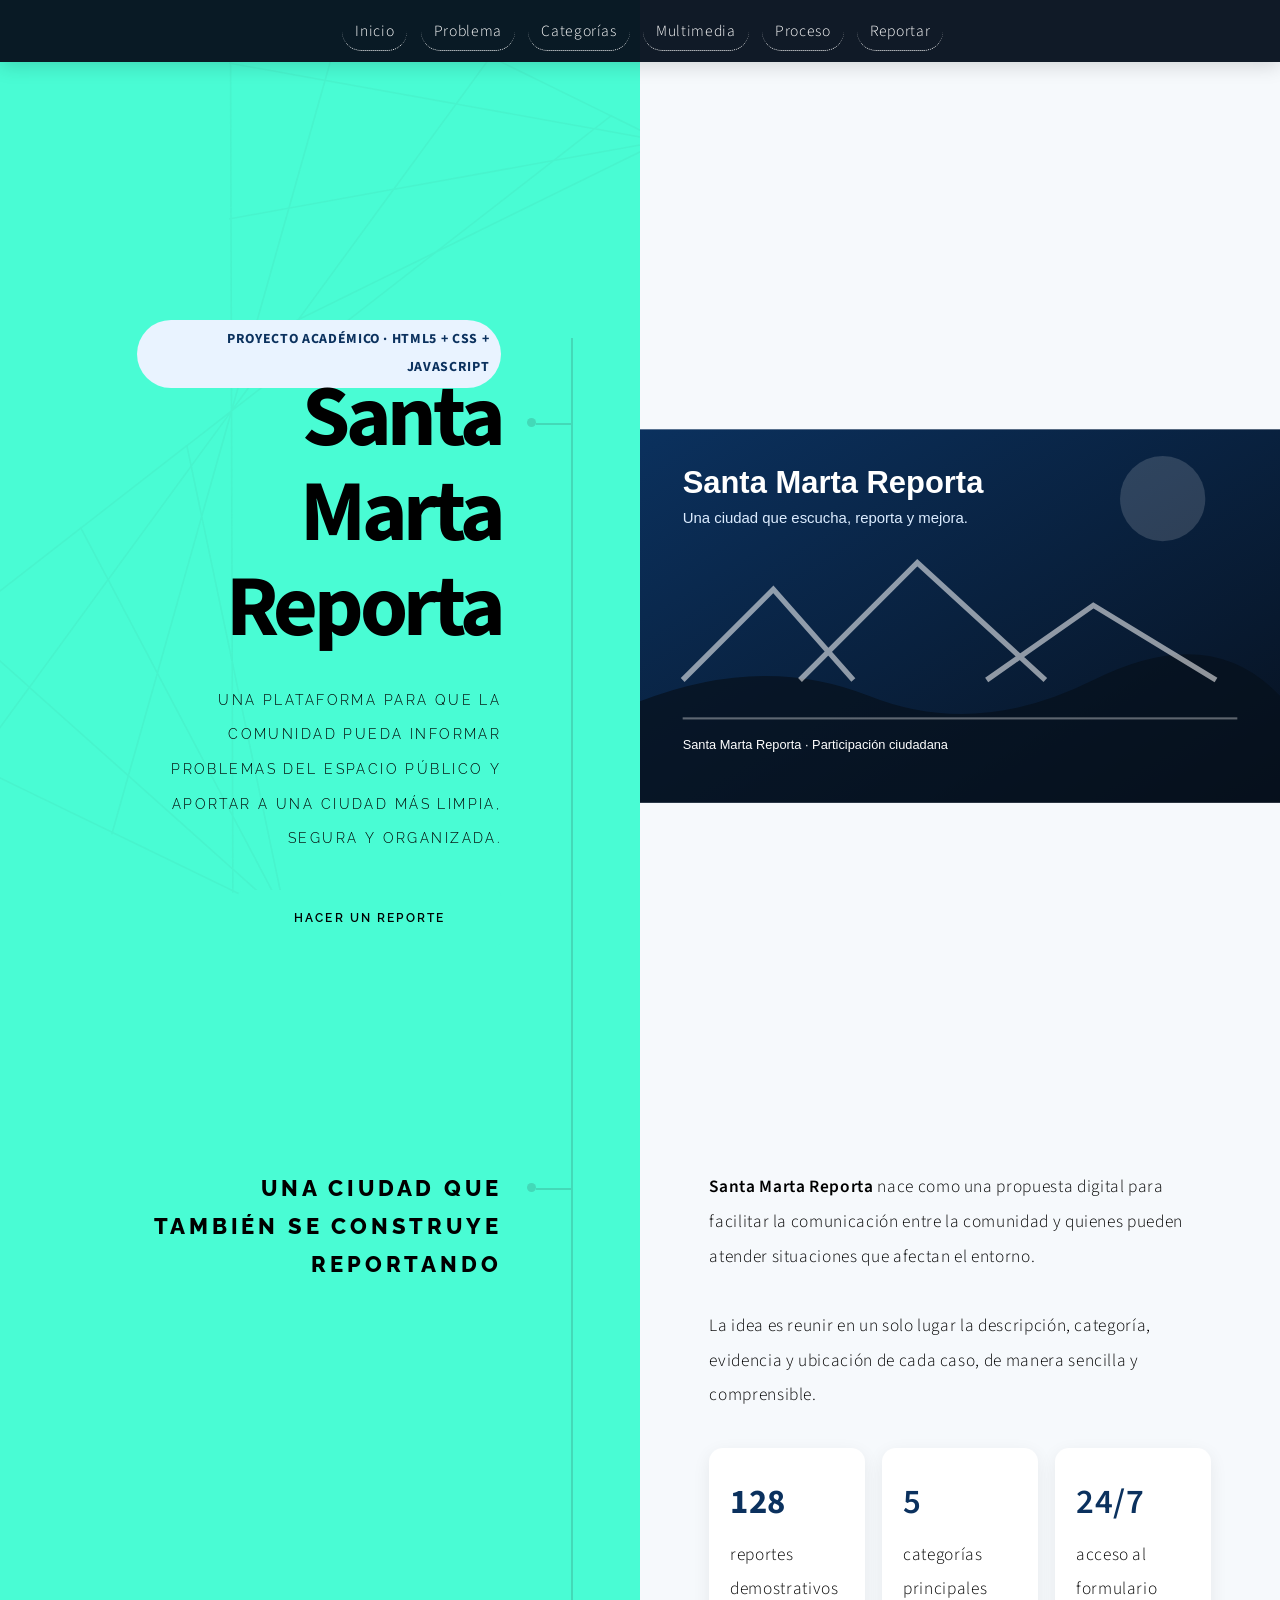
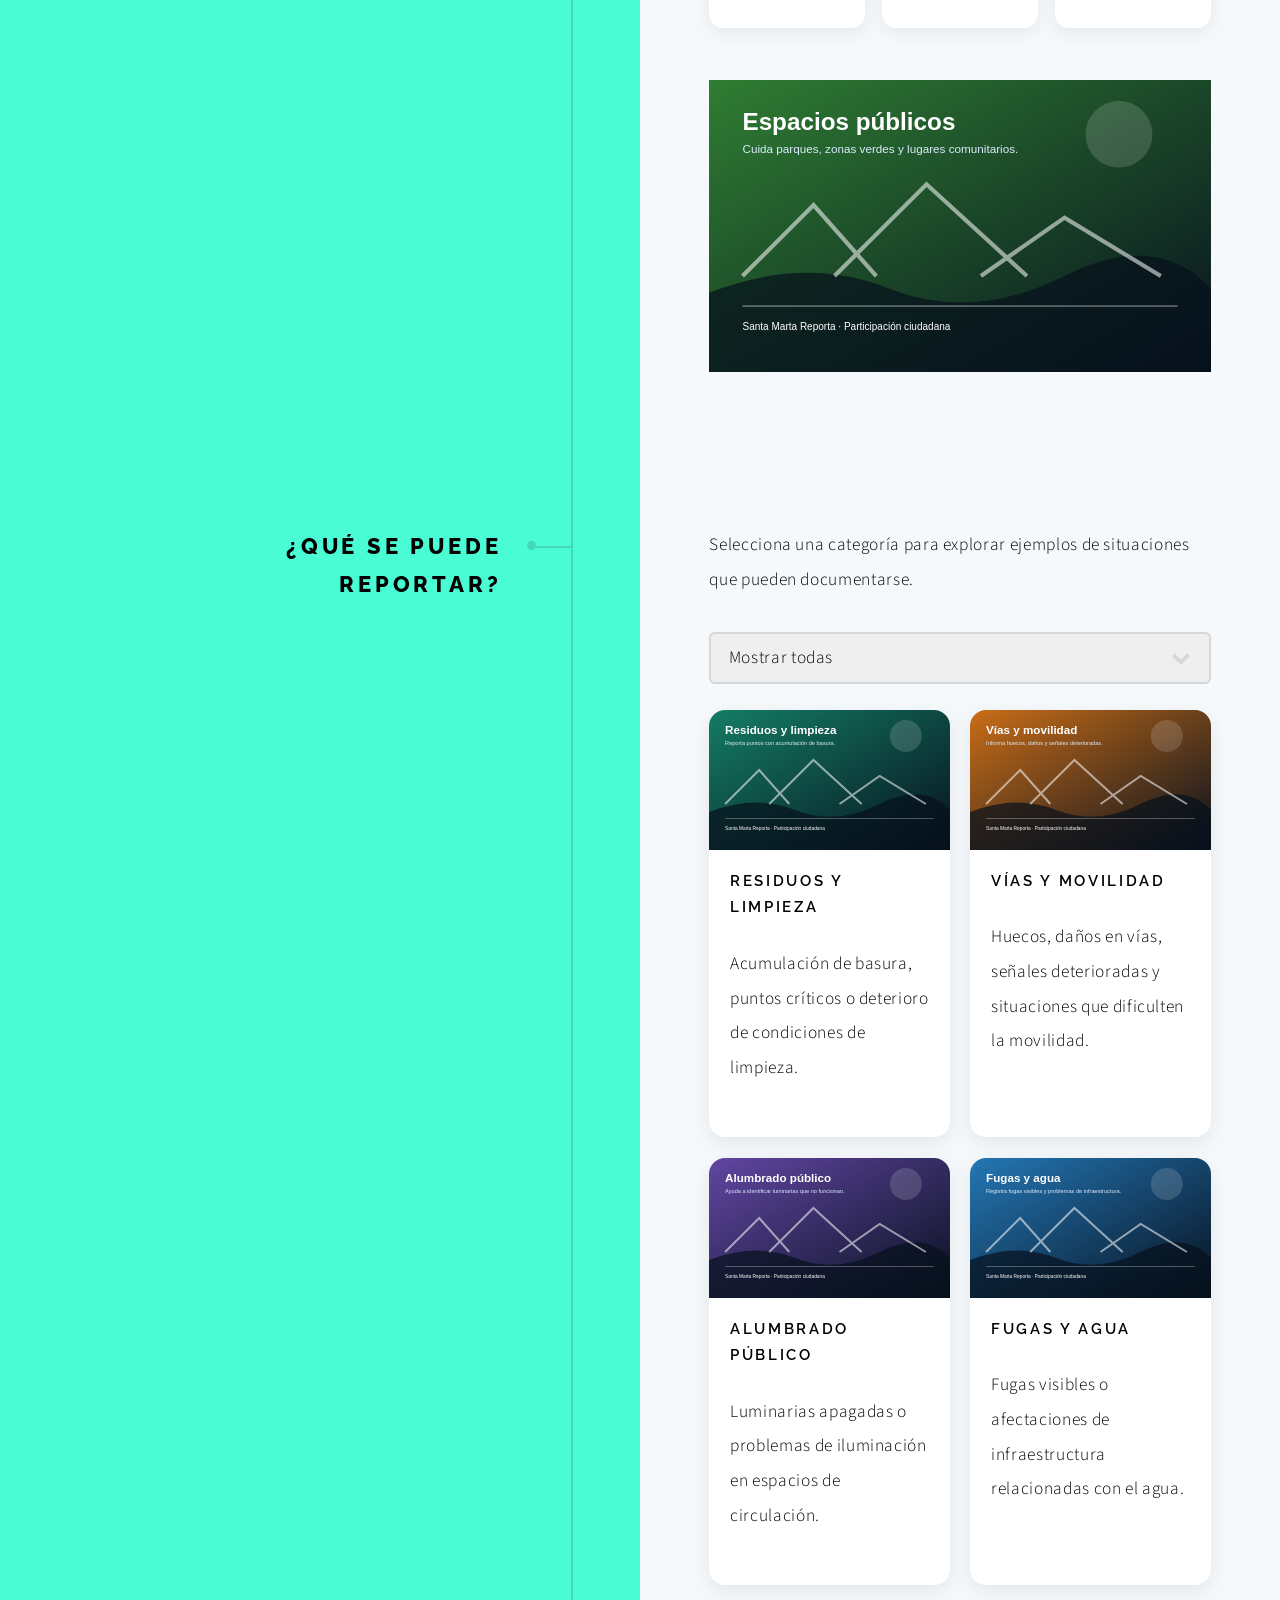
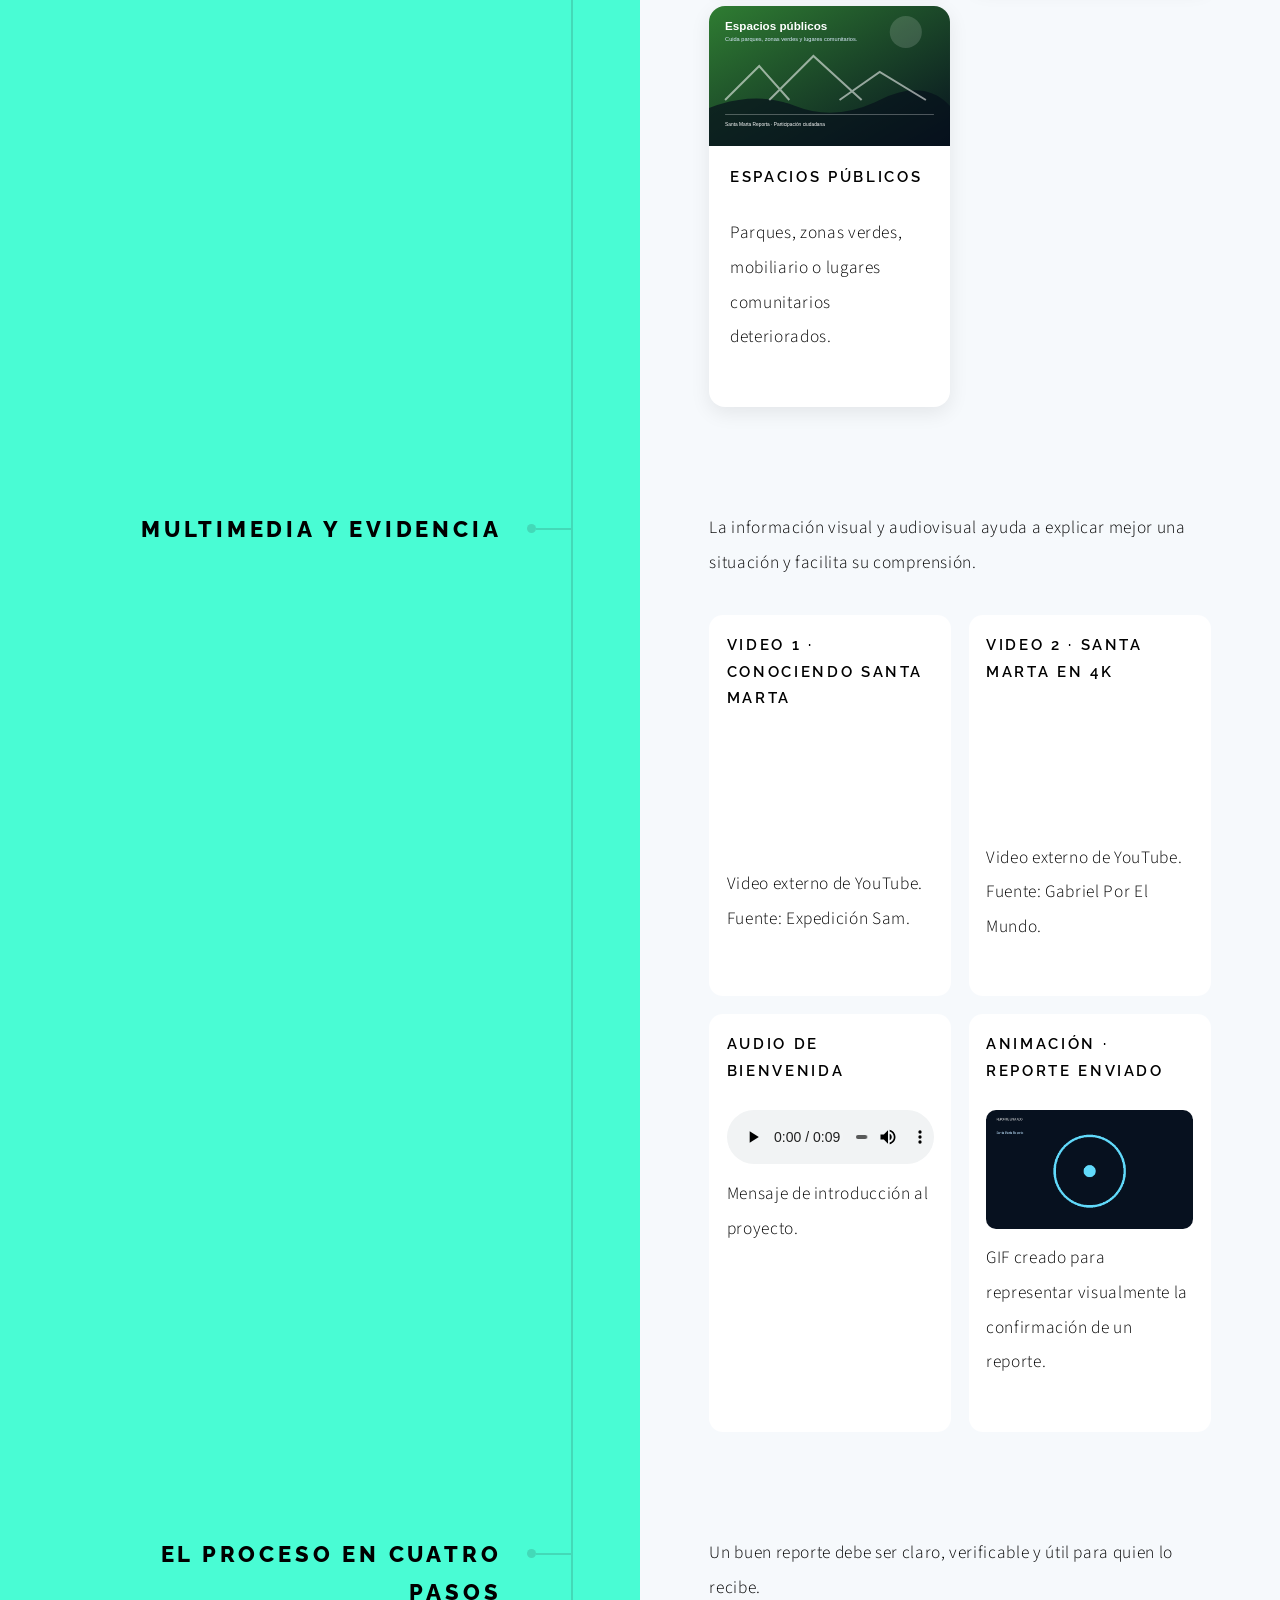
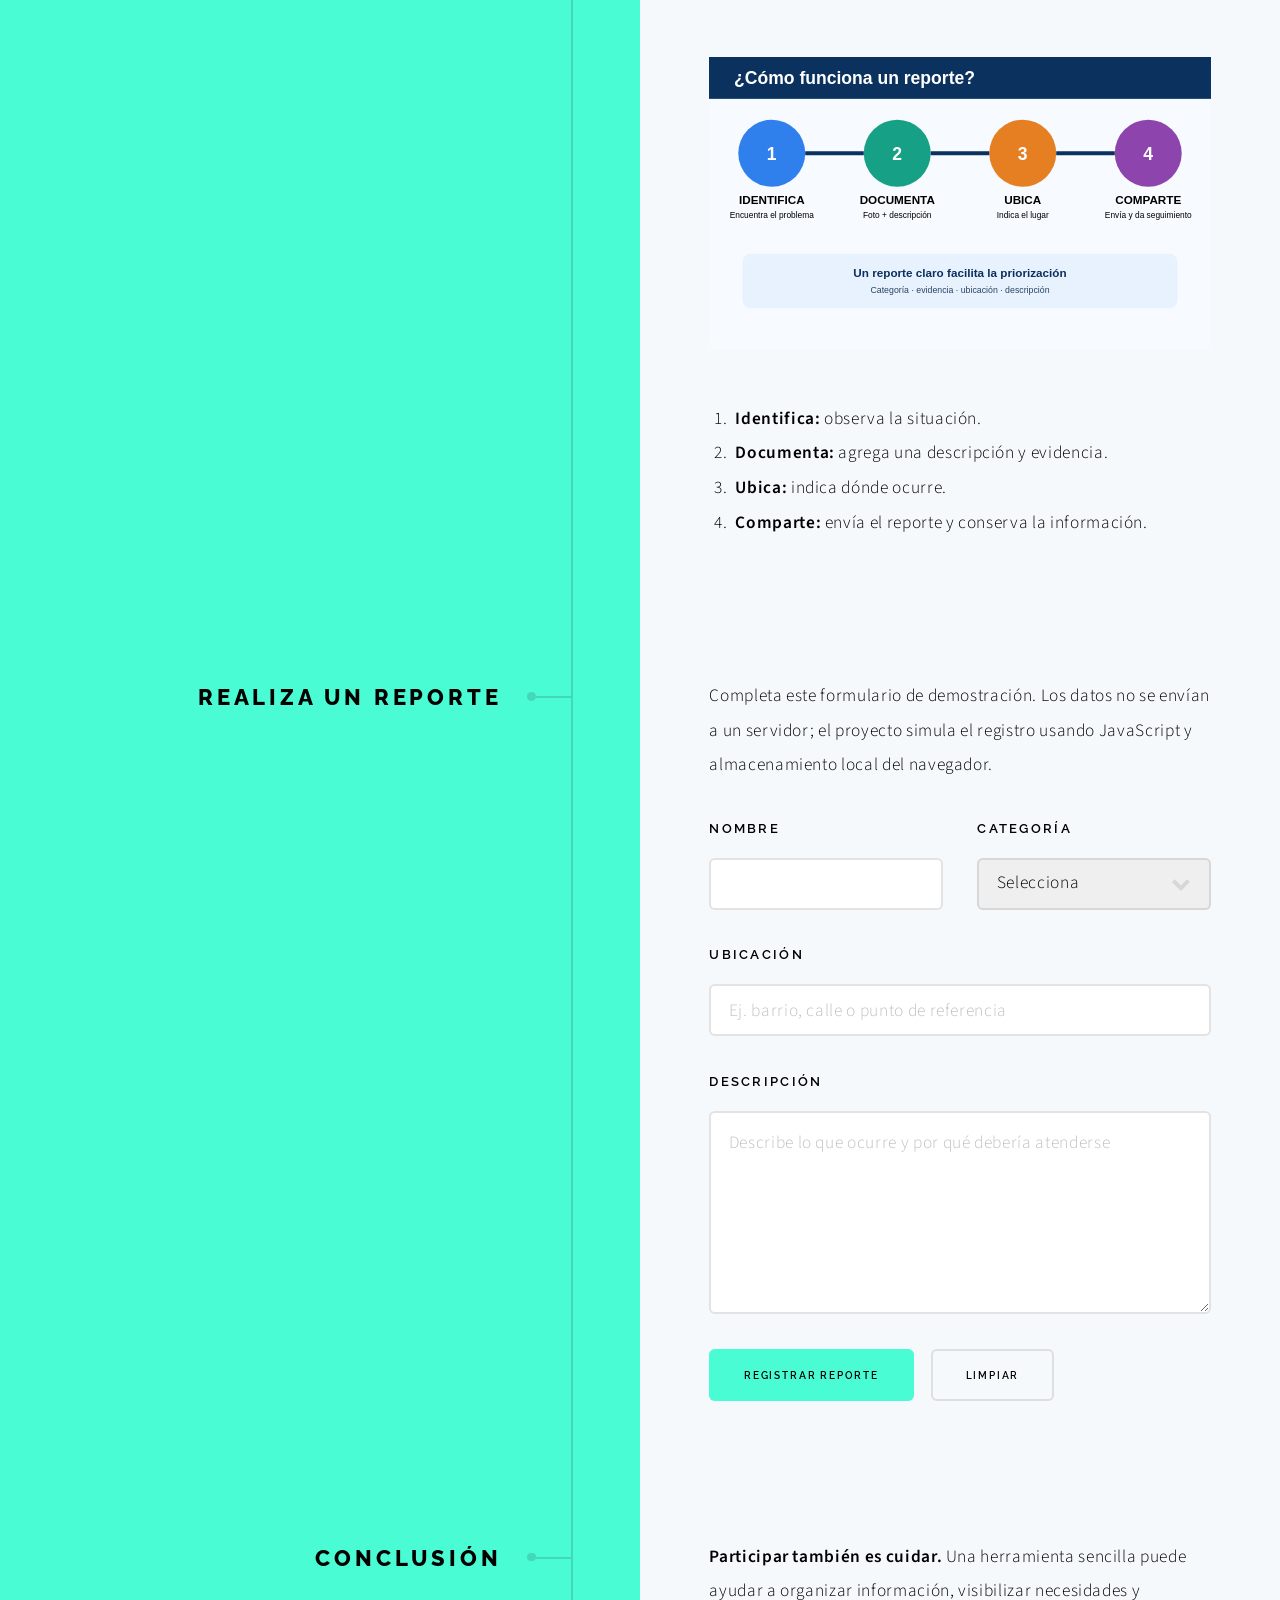
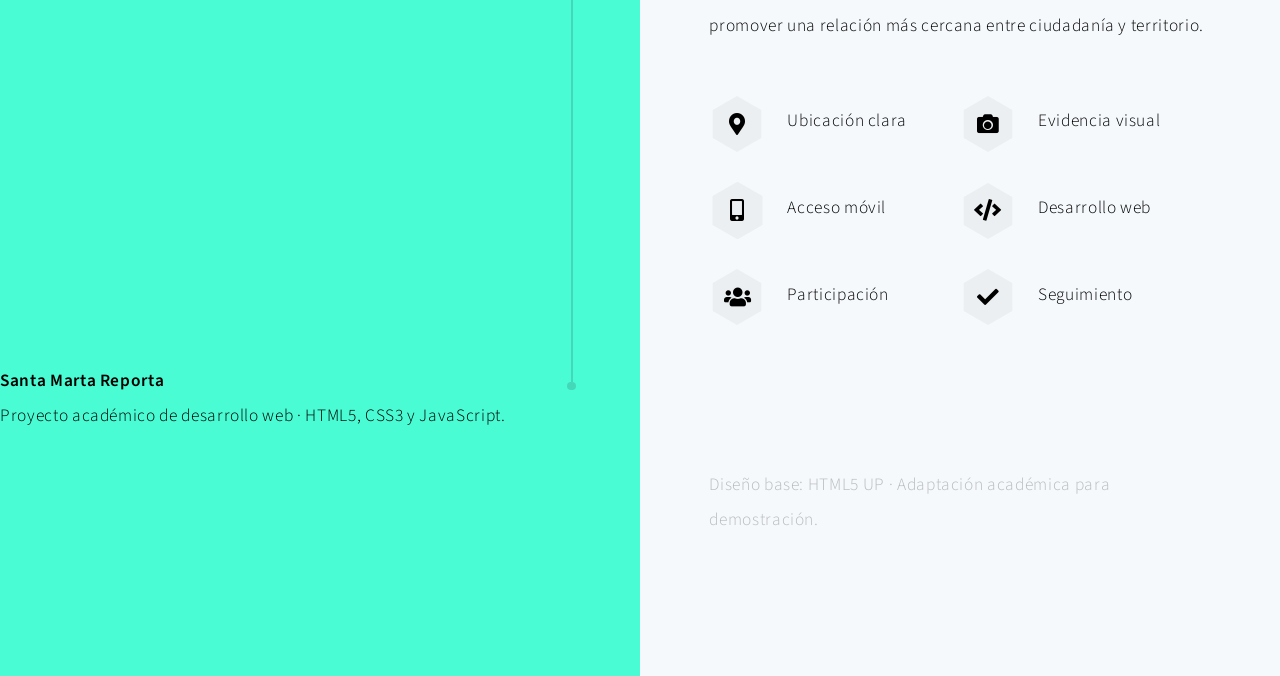
<file: index.html>
<!DOCTYPE HTML>
<html lang="es">
<head>
<title>Santa Marta Reporta | Participación ciudadana</title>
<meta charset="utf-8" />
<meta name="viewport" content="width=device-width, initial-scale=1, user-scalable=no" />
<meta name="description" content="Proyecto académico de participación ciudadana para reportar problemas del espacio público en Santa Marta." />
<link rel="stylesheet" href="assets/css/main.css" />
<link rel="stylesheet" href="assets/custom/site.css" />
</head>
<body class="is-preload">
<div id="wrapper">
<nav class="site-nav" aria-label="Navegación principal"><ul>
<li><a href="#inicio">Inicio</a></li><li><a href="#problema">Problema</a></li><li><a href="#categorias">Categorías</a></li><li><a href="#multimedia">Multimedia</a></li><li><a href="#proceso">Proceso</a></li><li><a href="#reportar">Reportar</a></li>
</ul></nav>
<section class="intro" id="inicio">
<header><span class="hero-badge">PROYECTO ACADÉMICO · HTML5 + CSS + JAVASCRIPT</span><h1>Santa Marta Reporta</h1><p>Una plataforma para que la comunidad pueda informar problemas del espacio público y aportar a una ciudad más limpia, segura y organizada.</p><ul class="actions"><li><a href="#reportar" class="button primary large">Hacer un reporte</a></li></ul></header>
<div class="content"><span class="image fill"><img src="media/hero.svg" alt="Ilustración de Santa Marta Reporta" /></span></div>
</section>
<section id="problema"><header><h2>Una ciudad que también se construye reportando</h2></header><div class="content"><p><strong>Santa Marta Reporta</strong> nace como una propuesta digital para facilitar la comunicación entre la comunidad y quienes pueden atender situaciones que afectan el entorno.</p><p>La idea es reunir en un solo lugar la descripción, categoría, evidencia y ubicación de cada caso, de manera sencilla y comprensible.</p><div class="stat-grid"><div class="stat"><strong id="contador">128</strong><span>reportes demostrativos</span></div><div class="stat"><strong>5</strong><span>categorías principales</span></div><div class="stat"><strong>24/7</strong><span>acceso al formulario</span></div></div><span class="image main"><img src="media/espacios.svg" alt="Espacio público de Santa Marta" /></span></div></section>
<section id="categorias"><header><h2>¿Qué se puede reportar?</h2></header><div class="content"><p>Selecciona una categoría para explorar ejemplos de situaciones que pueden documentarse.</p><select id="filtroCategoria"><option value="">Mostrar todas</option><option value="basura">Residuos y limpieza</option><option value="vial">Vías y movilidad</option><option value="alumbrado">Alumbrado público</option><option value="agua">Fugas y agua</option><option value="espacios">Espacios públicos</option></select><div class="card-grid" style="margin-top:1.5rem">
<article class="report-card" data-categoria="basura"><img src="media/basura.svg" alt="Residuos y limpieza"><div class="pad"><h3>Residuos y limpieza</h3><p>Acumulación de basura, puntos críticos o deterioro de condiciones de limpieza.</p></div></article>
<article class="report-card" data-categoria="vial"><img src="media/vial.svg" alt="Vías y movilidad"><div class="pad"><h3>Vías y movilidad</h3><p>Huecos, daños en vías, señales deterioradas y situaciones que dificulten la movilidad.</p></div></article>
<article class="report-card" data-categoria="alumbrado"><img src="media/alumbrado.svg" alt="Alumbrado público"><div class="pad"><h3>Alumbrado público</h3><p>Luminarias apagadas o problemas de iluminación en espacios de circulación.</p></div></article>
<article class="report-card" data-categoria="agua"><img src="media/agua.svg" alt="Fugas y agua"><div class="pad"><h3>Fugas y agua</h3><p>Fugas visibles o afectaciones de infraestructura relacionadas con el agua.</p></div></article>
<article class="report-card" data-categoria="espacios"><img src="media/espacios.svg" alt="Espacios públicos"><div class="pad"><h3>Espacios públicos</h3><p>Parques, zonas verdes, mobiliario o lugares comunitarios deteriorados.</p></div></article>
</div></div></section>
<section id="multimedia"><header><h2>Multimedia y evidencia</h2></header><div class="content"><p>La información visual y audiovisual ayuda a explicar mejor una situación y facilita su comprensión.</p><div class="media-grid"><div class="media-box"><h3>Video 1 · Conociendo Santa Marta</h3><iframe src="https://www.youtube.com/embed/QSja9wcsmDc" title="Santa Marta Turismo" allowfullscreen loading="lazy"></iframe><p><small>Video externo de YouTube. Fuente: Expedición Sam.</small></p></div><div class="media-box"><h3>Video 2 · Santa Marta en 4K</h3><iframe src="https://www.youtube.com/embed/t_7uetG-FZg" title="Santa Marta Colombia 4K" allowfullscreen loading="lazy"></iframe><p><small>Video externo de YouTube. Fuente: Gabriel Por El Mundo.</small></p></div><div class="media-box"><h3>Audio de bienvenida</h3><audio controls preload="metadata"><source src="media/bienvenida.wav" type="audio/wav">Tu navegador no soporta audio HTML5.</audio><p>Mensaje de introducción al proyecto.</p></div><div class="media-box"><h3>Animación · Reporte enviado</h3><img src="media/reporte.gif" alt="Animación de confirmación de reporte" style="width:100%;border-radius:10px"><p>GIF creado para representar visualmente la confirmación de un reporte.</p></div></div></div></section>
<section id="proceso"><header><h2>El proceso en cuatro pasos</h2></header><div class="content"><p>Un buen reporte debe ser claro, verificable y útil para quien lo recibe.</p><span class="image main"><img src="media/infografia.svg" alt="Infografía sobre el proceso para crear un reporte" /></span><ol><li><strong>Identifica:</strong> observa la situación.</li><li><strong>Documenta:</strong> agrega una descripción y evidencia.</li><li><strong>Ubica:</strong> indica dónde ocurre.</li><li><strong>Comparte:</strong> envía el reporte y conserva la información.</li></ol></div></section>
<section id="reportar"><header><h2>Realiza un reporte</h2></header><div class="content"><p>Completa este formulario de demostración. Los datos no se envían a un servidor; el proyecto simula el registro usando JavaScript y almacenamiento local del navegador.</p><form id="reporteForm"><div class="fields"><div class="field half"><label for="nombre">Nombre</label><input type="text" id="nombre" name="nombre" required></div><div class="field half"><label for="categoria">Categoría</label><select id="categoria" name="categoria" required><option value="">Selecciona</option><option>Residuos y limpieza</option><option>Vías y movilidad</option><option>Alumbrado público</option><option>Fugas y agua</option><option>Espacios públicos</option></select></div><div class="field"><label for="ubicacion">Ubicación</label><input type="text" id="ubicacion" name="ubicacion" placeholder="Ej. barrio, calle o punto de referencia" required></div><div class="field"><label for="descripcion">Descripción</label><textarea id="descripcion" name="descripcion" rows="5" placeholder="Describe lo que ocurre y por qué debería atenderse" required></textarea></div></div><ul class="actions"><li><button type="submit" class="button primary">Registrar reporte</button></li><li><button type="reset" class="button">Limpiar</button></li></ul></form><div id="formStatus" class="form-status" role="status"></div></div></section>
<section><header><h2>Conclusión</h2></header><div class="content"><p><strong>Participar también es cuidar.</strong> Una herramienta sencilla puede ayudar a organizar información, visibilizar necesidades y promover una relación más cercana entre ciudadanía y territorio.</p><ul class="feature-icons"><li class="icon solid fa-map-marker-alt">Ubicación clara</li><li class="icon solid fa-camera">Evidencia visual</li><li class="icon solid fa-mobile-alt">Acceso móvil</li><li class="icon solid fa-code">Desarrollo web</li><li class="icon solid fa-users">Participación</li><li class="icon solid fa-check">Seguimiento</li></ul></div></section>
<footer id="footer"><div class="content"><p><strong>Santa Marta Reporta</strong><br>Proyecto académico de desarrollo web · HTML5, CSS3 y JavaScript.</p></div><div class="copyright">Diseño base: HTML5 UP · Adaptación académica para demostración.</div></footer>
</div>
<script src="assets/js/jquery.min.js"></script><script src="assets/js/browser.min.js"></script><script src="assets/js/breakpoints.min.js"></script><script src="assets/js/util.js"></script><script src="assets/js/main.js"></script><script src="assets/custom/counter.js"></script><script src="assets/custom/filter.js"></script><script src="assets/custom/report.js"></script>
</body></html>
</file>
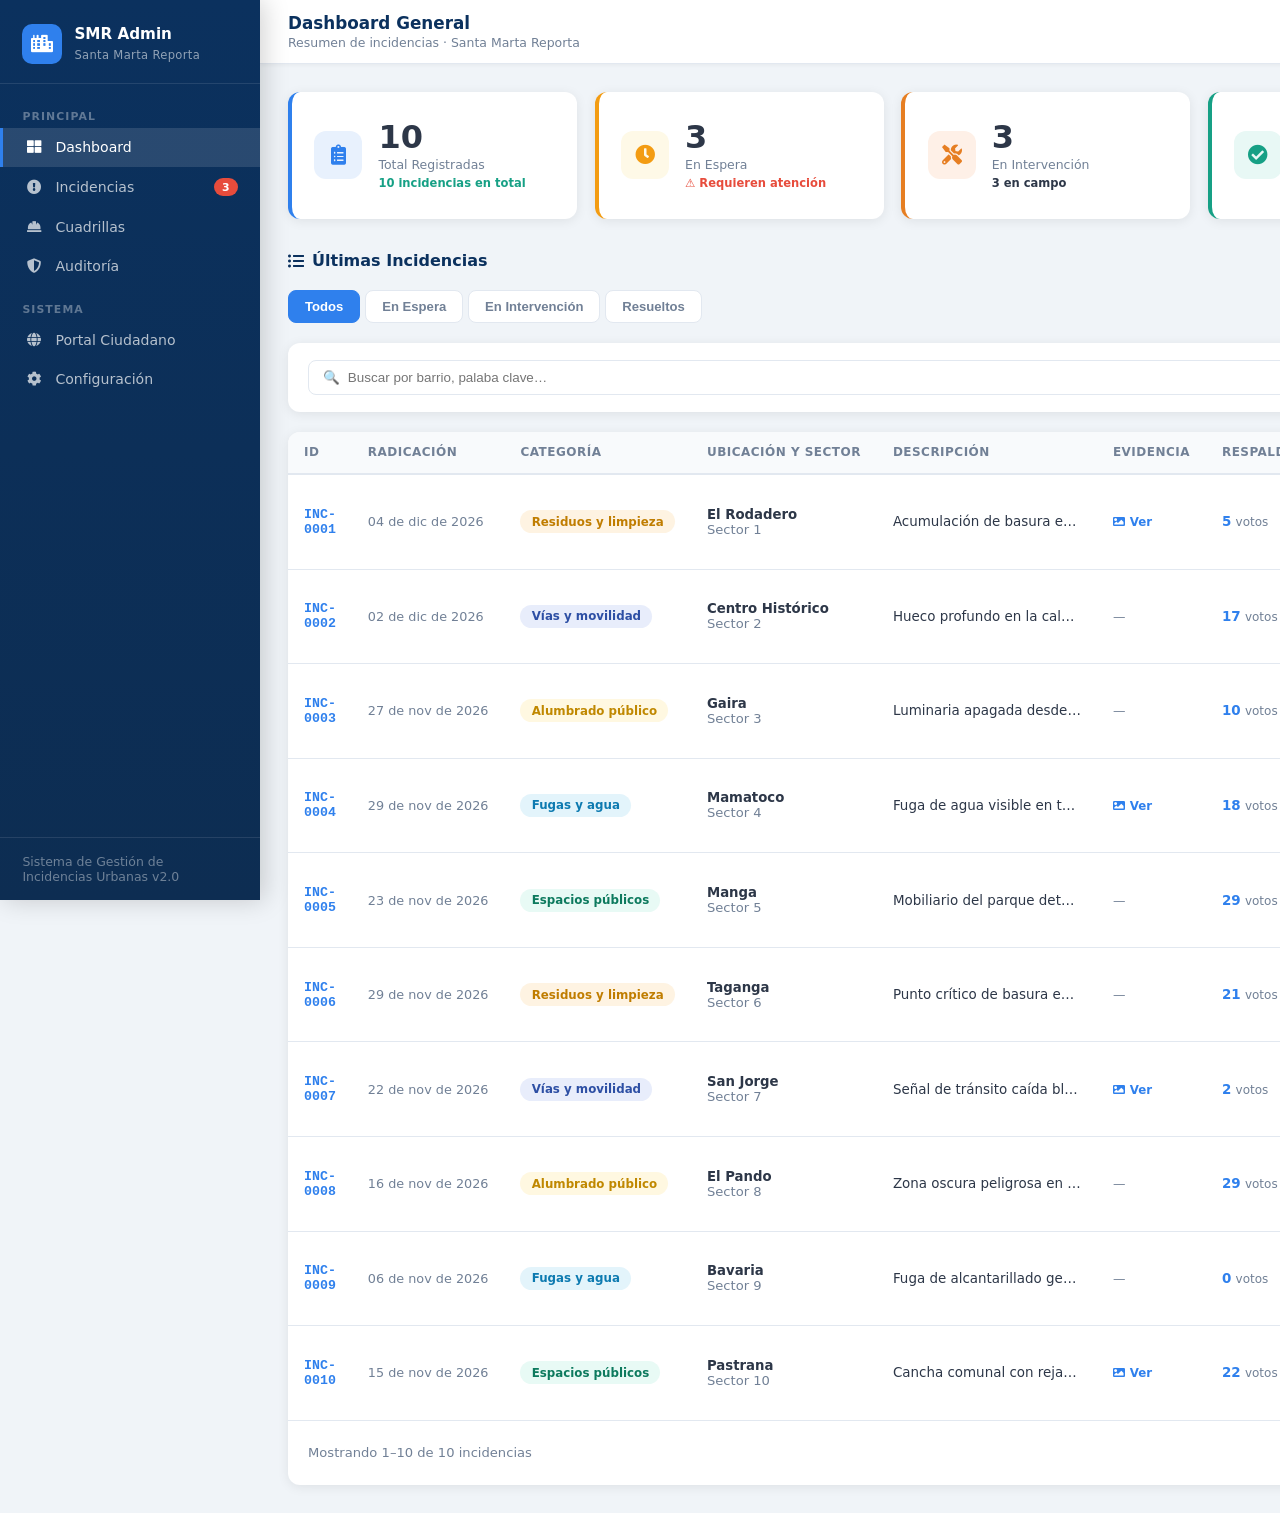
<file: admin.html>
<!DOCTYPE html>
<html lang="es">
<head>
  <meta charset="UTF-8" />
  <meta name="viewport" content="width=device-width, initial-scale=1.0" />
  <title>Portal Admin · Sistema de Gestión de Incidencias Urbanas</title>
  <link rel="stylesheet" href="assets/css/fontawesome-all.min.css" />
  <style>
    /* ====== RESET & BASE ====== */
    *, *::before, *::after { box-sizing: border-box; margin: 0; padding: 0; }
    :root {
      --brand:       #0b315e;
      --brand-light: #1a4f8a;
      --accent:      #2f80ed;
      --accent-dark: #1a5fbf;
      --green:       #16a085;
      --green-light: #1abc9c;
      --orange:      #e67e22;
      --red:         #e74c3c;
      --yellow:      #f39c12;
      --sidebar-w:   260px;
      --topbar-h:    64px;
      --bg:          #f0f4f8;
      --card-bg:     #ffffff;
      --text:        #2d3748;
      --muted:       #718096;
      --border:      #e2e8f0;
      --shadow:      0 2px 12px rgba(0,0,0,.08);
      --shadow-lg:   0 8px 32px rgba(0,0,0,.12);
      --radius:      12px;
      --radius-sm:   8px;
    }
    body {
      font-family: 'Segoe UI', system-ui, -apple-system, sans-serif;
      background: var(--bg);
      color: var(--text);
      min-height: 100vh;
      display: flex;
    }

    /* ====== SIDEBAR ====== */
    .sidebar {
      width: var(--sidebar-w);
      min-height: 100vh;
      background: linear-gradient(180deg, var(--brand) 0%, #0d2d52 100%);
      position: fixed;
      top: 0; left: 0;
      display: flex;
      flex-direction: column;
      z-index: 100;
      box-shadow: 4px 0 24px rgba(0,0,0,.18);
      transition: transform .3s ease;
    }
    .sidebar-logo {
      padding: 1.5rem 1.4rem 1.2rem;
      border-bottom: 1px solid rgba(255,255,255,.1);
      display: flex;
      align-items: center;
      gap: .75rem;
    }
    .sidebar-logo .logo-icon {
      width: 40px; height: 40px;
      background: var(--accent);
      border-radius: 10px;
      display: flex; align-items: center; justify-content: center;
      font-size: 1.1rem; color: #fff;
      flex-shrink: 0;
    }
    .sidebar-logo .logo-text { line-height: 1.2; }
    .sidebar-logo .logo-text strong {
      display: block; color: #fff; font-size: .95rem; font-weight: 700;
    }
    .sidebar-logo .logo-text span {
      font-size: .72rem; color: rgba(255,255,255,.55); letter-spacing: .03em;
    }
    .sidebar-nav { padding: 1rem 0; flex: 1; overflow-y: auto; }
    .nav-section-label {
      padding: .6rem 1.4rem .3rem;
      font-size: .68rem; font-weight: 700; letter-spacing: .1em;
      color: rgba(255,255,255,.35); text-transform: uppercase;
    }
    .sidebar-nav a {
      display: flex; align-items: center; gap: .75rem;
      padding: .72rem 1.4rem;
      color: rgba(255,255,255,.7);
      text-decoration: none;
      font-size: .88rem; font-weight: 500;
      border-left: 3px solid transparent;
      transition: all .2s;
    }
    .sidebar-nav a:hover { color: #fff; background: rgba(255,255,255,.07); }
    .sidebar-nav a.active {
      color: #fff; background: rgba(255,255,255,.12);
      border-left-color: var(--accent);
    }
    .sidebar-nav a i { width: 18px; text-align: center; font-size: .9rem; }
    .sidebar-nav .badge {
      margin-left: auto;
      background: var(--red);
      color: #fff; font-size: .68rem; font-weight: 700;
      padding: .15rem .5rem; border-radius: 999px;
    }
    .sidebar-footer {
      padding: 1rem 1.4rem;
      border-top: 1px solid rgba(255,255,255,.1);
      font-size: .78rem; color: rgba(255,255,255,.4);
    }

    /* ====== MAIN LAYOUT ====== */
    .main-wrapper {
      margin-left: var(--sidebar-w);
      flex: 1;
      display: flex;
      flex-direction: column;
      min-height: 100vh;
    }

    /* ====== TOPBAR ====== */
    .topbar {
      height: var(--topbar-h);
      background: #fff;
      border-bottom: 1px solid var(--border);
      display: flex; align-items: center;
      padding: 0 1.75rem;
      gap: 1rem;
      position: sticky; top: 0; z-index: 90;
      box-shadow: 0 1px 4px rgba(0,0,0,.05);
    }
    .topbar-title { flex: 1; }
    .topbar-title h1 {
      font-size: 1.05rem; font-weight: 700; color: var(--brand);
    }
    .topbar-title p {
      font-size: .78rem; color: var(--muted); margin-top: .1rem;
    }
    .topbar-actions { display: flex; align-items: center; gap: .75rem; }
    .btn {
      display: inline-flex; align-items: center; gap: .45rem;
      padding: .55rem 1.1rem;
      border-radius: var(--radius-sm);
      font-size: .83rem; font-weight: 600;
      border: none; cursor: pointer;
      transition: all .2s;
      text-decoration: none;
    }
    .btn-primary { background: var(--accent); color: #fff; }
    .btn-primary:hover { background: var(--accent-dark); }
    .btn-outline {
      background: transparent; color: var(--brand);
      border: 1.5px solid var(--border);
    }
    .btn-outline:hover { border-color: var(--accent); color: var(--accent); }
    .btn-danger { background: var(--red); color: #fff; }
    .btn-danger:hover { background: #c0392b; }
    .btn-sm { padding: .35rem .8rem; font-size: .78rem; }
    .avatar {
      width: 36px; height: 36px; border-radius: 50%;
      background: linear-gradient(135deg, var(--accent), var(--brand));
      display: flex; align-items: center; justify-content: center;
      color: #fff; font-weight: 700; font-size: .85rem;
    }

    /* ====== PAGE CONTENT ====== */
    .page-content { padding: 1.75rem; flex: 1; }

    /* ====== KPI CARDS ====== */
    .kpi-grid {
      display: grid;
      grid-template-columns: repeat(auto-fit, minmax(200px, 1fr));
      gap: 1.1rem;
      margin-bottom: 1.75rem;
    }
    .kpi-card {
      background: var(--card-bg);
      border-radius: var(--radius);
      padding: 1.35rem 1.4rem;
      box-shadow: var(--shadow);
      display: flex; align-items: center; gap: 1rem;
      border-left: 4px solid transparent;
      transition: box-shadow .2s, transform .2s;
    }
    .kpi-card:hover { box-shadow: var(--shadow-lg); transform: translateY(-2px); }
    .kpi-card.total   { border-left-color: var(--accent); }
    .kpi-card.espera  { border-left-color: var(--yellow); }
    .kpi-card.activo  { border-left-color: var(--orange); }
    .kpi-card.resuelto{ border-left-color: var(--green); }
    .kpi-card.respaldo{ border-left-color: var(--red); }
    .kpi-icon {
      width: 48px; height: 48px; border-radius: 12px;
      display: flex; align-items: center; justify-content: center;
      font-size: 1.25rem; flex-shrink: 0;
    }
    .kpi-card.total   .kpi-icon { background: #e8f1fd; color: var(--accent); }
    .kpi-card.espera  .kpi-icon { background: #fef9e7; color: var(--yellow); }
    .kpi-card.activo  .kpi-icon { background: #fef0e7; color: var(--orange); }
    .kpi-card.resuelto .kpi-icon { background: #e8f8f5; color: var(--green); }
    .kpi-card.respaldo .kpi-icon { background: #fce8e8; color: var(--red); }
    .kpi-info { flex: 1; }
    .kpi-num {
      font-size: 2rem; font-weight: 800; line-height: 1;
      color: var(--text);
    }
    .kpi-label {
      font-size: .78rem; color: var(--muted); margin-top: .25rem; font-weight: 500;
    }
    .kpi-trend {
      font-size: .72rem; font-weight: 600; margin-top: .3rem;
    }
    .kpi-trend.up   { color: var(--green); }
    .kpi-trend.down { color: var(--red); }

    /* ====== SECTION HEADER ====== */
    .section-header {
      display: flex; align-items: center; justify-content: space-between;
      margin-bottom: 1rem; flex-wrap: wrap; gap: .75rem;
    }
    .section-header h2 {
      font-size: 1rem; font-weight: 700; color: var(--brand);
      display: flex; align-items: center; gap: .5rem;
    }

    /* ====== FILTER BAR ====== */
    .filter-bar {
      background: var(--card-bg);
      border-radius: var(--radius);
      padding: 1rem 1.25rem;
      box-shadow: var(--shadow);
      display: flex; flex-wrap: wrap; gap: .75rem;
      align-items: center;
      margin-bottom: 1.25rem;
    }
    .filter-bar input,
    .filter-bar select {
      padding: .55rem .9rem;
      border: 1.5px solid var(--border);
      border-radius: var(--radius-sm);
      font-size: .84rem;
      color: var(--text);
      background: #fff;
      outline: none;
      transition: border-color .2s;
    }
    .filter-bar input:focus,
    .filter-bar select:focus { border-color: var(--accent); }
    .filter-bar input { flex: 1; min-width: 200px; }
    .filter-bar select { min-width: 160px; }
    .filter-bar .btn { white-space: nowrap; }

    /* ====== TABLE CARD ====== */
    .table-card {
      background: var(--card-bg);
      border-radius: var(--radius);
      box-shadow: var(--shadow);
      overflow: hidden;
    }
    .table-scroll { overflow-x: auto; }
    table {
      width: 100%; border-collapse: collapse; font-size: .84rem;
    }
    thead { background: #f8fafc; }
    thead th {
      padding: .85rem 1rem;
      text-align: left;
      font-size: .75rem; font-weight: 700; letter-spacing: .04em;
      color: var(--muted); text-transform: uppercase;
      border-bottom: 2px solid var(--border);
      white-space: nowrap;
    }
    tbody tr {
      border-bottom: 1px solid var(--border);
      transition: background .15s;
    }
    tbody tr:hover { background: #f8fafc; }
    tbody tr:last-child { border-bottom: none; }
    td {
      padding: .85rem 1rem;
      vertical-align: middle;
    }
    .td-id { font-weight: 700; color: var(--accent); font-family: monospace; font-size: .83rem; }
    .td-date { color: var(--muted); font-size: .8rem; white-space: nowrap; }
    .td-desc { max-width: 220px; white-space: nowrap; overflow: hidden; text-overflow: ellipsis; }
    .td-location { font-size: .82rem; color: var(--muted); }

    /* ====== BADGES ====== */
    .badge-cat, .badge-status, .badge-op {
      display: inline-flex; align-items: center; gap: .3rem;
      padding: .28rem .7rem;
      border-radius: 999px;
      font-size: .74rem; font-weight: 600;
      white-space: nowrap;
    }
    .badge-cat.basura    { background: #fef3e2; color: #c07d00; }
    .badge-cat.vial      { background: #e8edfb; color: #2d4fa4; }
    .badge-cat.alumbrado { background: #fff8e1; color: #c08800; }
    .badge-cat.agua      { background: #e3f4fb; color: #0d7ab0; }
    .badge-cat.espacios  { background: #e8faf5; color: #0d7a5e; }

    .badge-status.pendiente   { background: #fef9e7; color: #b8860b; }
    .badge-status.espera      { background: #fef9e7; color: #b8860b; }
    .badge-status.intervencion{ background: #fef0e6; color: #c96800; }
    .badge-status.resuelto    { background: #e8f8f5; color: #0e7a5e; }
    .badge-status.rechazado   { background: #fce8e8; color: #a91e1e; }

    .badge-op.asignado   { background: #e3f0fb; color: #125a9c; }
    .badge-op.libre      { background: #f0f0f0; color: #666; }
    .badge-op.enCampo    { background: #fff3e0; color: #a05c00; }

    /* ====== ACTIONS IN TABLE ====== */
    .td-actions { display: flex; gap: .4rem; flex-wrap: wrap; }
    .icon-btn {
      width: 30px; height: 30px;
      border: 1.5px solid var(--border);
      border-radius: 6px;
      display: flex; align-items: center; justify-content: center;
      font-size: .8rem; color: var(--muted);
      cursor: pointer; background: #fff;
      transition: all .2s;
    }
    .icon-btn:hover { border-color: var(--accent); color: var(--accent); background: #f0f6ff; }
    .icon-btn.danger:hover { border-color: var(--red); color: var(--red); background: #fff5f5; }

    /* ====== EVIDENCE / MEDIA ====== */
    .evidence-pill {
      display: inline-flex; align-items: center; gap: .3rem;
      font-size: .74rem; color: var(--accent); font-weight: 600;
      cursor: pointer;
    }
    .evidence-pill:hover { text-decoration: underline; }

    /* ====== EMPTY STATE ====== */
    .empty-state {
      padding: 3.5rem 1rem;
      text-align: center;
      color: var(--muted);
    }
    .empty-state i { font-size: 2.5rem; opacity: .3; margin-bottom: .75rem; display: block; }
    .empty-state p { font-size: .9rem; }

    /* ====== PAGINATION ====== */
    .pagination {
      display: flex; align-items: center; justify-content: space-between;
      padding: 1rem 1.25rem;
      border-top: 1px solid var(--border);
      font-size: .82rem; color: var(--muted);
      flex-wrap: wrap; gap: .5rem;
    }
    .page-btns { display: flex; gap: .3rem; }
    .page-btn {
      width: 32px; height: 32px;
      border: 1.5px solid var(--border);
      border-radius: 6px;
      display: flex; align-items: center; justify-content: center;
      font-size: .82rem; cursor: pointer; background: #fff;
      transition: all .2s; color: var(--text);
    }
    .page-btn:hover, .page-btn.active {
      background: var(--accent); color: #fff; border-color: var(--accent);
    }

    /* ====== MODAL ====== */
    .modal-overlay {
      position: fixed; inset: 0;
      background: rgba(0,0,0,.45);
      z-index: 200;
      display: flex; align-items: center; justify-content: center;
      opacity: 0; pointer-events: none;
      transition: opacity .25s;
    }
    .modal-overlay.open { opacity: 1; pointer-events: all; }
    .modal {
      background: #fff;
      border-radius: var(--radius);
      width: min(560px, 95vw);
      max-height: 90vh;
      overflow-y: auto;
      box-shadow: var(--shadow-lg);
      transform: translateY(20px) scale(.97);
      transition: transform .25s;
    }
    .modal-overlay.open .modal { transform: none; }
    .modal-header {
      padding: 1.25rem 1.5rem;
      border-bottom: 1px solid var(--border);
      display: flex; align-items: center; justify-content: space-between;
    }
    .modal-header h3 { font-size: 1rem; font-weight: 700; color: var(--brand); }
    .modal-close {
      width: 30px; height: 30px; border-radius: 6px;
      border: none; background: #f0f4f8; cursor: pointer;
      display: flex; align-items: center; justify-content: center;
      font-size: .9rem; color: var(--muted); transition: background .2s;
    }
    .modal-close:hover { background: #e2e8f0; }
    .modal-body { padding: 1.5rem; }
    .modal-body .field-row {
      display: grid; grid-template-columns: 1fr 1fr; gap: 1rem;
      margin-bottom: 1rem;
    }
    .modal-body .field-full { margin-bottom: 1rem; }
    .modal-body label {
      display: block; font-size: .78rem; font-weight: 600;
      color: var(--muted); margin-bottom: .4rem; text-transform: uppercase; letter-spacing: .04em;
    }
    .modal-body input,
    .modal-body select,
    .modal-body textarea {
      width: 100%; padding: .6rem .9rem;
      border: 1.5px solid var(--border); border-radius: var(--radius-sm);
      font-size: .86rem; color: var(--text); background: #fff;
      outline: none; transition: border-color .2s; font-family: inherit;
    }
    .modal-body input:focus,
    .modal-body select:focus,
    .modal-body textarea:focus { border-color: var(--accent); }
    .modal-body textarea { resize: vertical; min-height: 90px; }
    .modal-footer {
      padding: 1rem 1.5rem;
      border-top: 1px solid var(--border);
      display: flex; justify-content: flex-end; gap: .6rem;
    }

    /* ====== TOAST ====== */
    .toast-container { position: fixed; bottom: 1.5rem; right: 1.5rem; z-index: 999; display: flex; flex-direction: column; gap: .5rem; }
    .toast {
      background: #1a2a3a; color: #fff;
      padding: .8rem 1.2rem; border-radius: 10px;
      font-size: .84rem; font-weight: 500;
      box-shadow: 0 4px 20px rgba(0,0,0,.2);
      display: flex; align-items: center; gap: .6rem;
      animation: slideIn .3s ease;
      max-width: 320px;
    }
    .toast.success { border-left: 4px solid var(--green); }
    .toast.error   { border-left: 4px solid var(--red); }
    .toast.info    { border-left: 4px solid var(--accent); }
    @keyframes slideIn { from { transform: translateX(100px); opacity: 0; } to { transform: none; opacity: 1; } }

    /* ====== RESPONSIVE ====== */
    @media (max-width: 768px) {
      .sidebar { transform: translateX(-100%); }
      .sidebar.open { transform: none; }
      .main-wrapper { margin-left: 0; }
      .kpi-grid { grid-template-columns: repeat(2, 1fr); }
      .modal-body .field-row { grid-template-columns: 1fr; }
    }
    @media (max-width: 480px) {
      .kpi-grid { grid-template-columns: 1fr; }
    }

    /* ====== TABS ====== */
    .tabs { display: flex; gap: .3rem; margin-bottom: 1.25rem; flex-wrap: wrap; }
    .tab-btn {
      padding: .5rem 1rem; border-radius: var(--radius-sm);
      border: 1.5px solid var(--border); background: #fff;
      font-size: .82rem; font-weight: 600; color: var(--muted);
      cursor: pointer; transition: all .2s;
    }
    .tab-btn:hover { border-color: var(--accent); color: var(--accent); }
    .tab-btn.active { background: var(--accent); color: #fff; border-color: var(--accent); }

    /* ====== SELECT STATUS INLINE ====== */
    .status-select {
      padding: .28rem .65rem;
      border-radius: 999px;
      border: 1.5px solid var(--border);
      font-size: .74rem; font-weight: 600;
      cursor: pointer; outline: none; background: #fff;
    }
  </style>
</head>
<body>

<!-- ====== SIDEBAR ====== -->
<aside class="sidebar" id="sidebar">
  <div class="sidebar-logo">
    <div class="logo-icon"><i class="fas fa-city"></i></div>
    <div class="logo-text">
      <strong>SMR Admin</strong>
      <span>Santa Marta Reporta</span>
    </div>
  </div>
  <nav class="sidebar-nav">
    <div class="nav-section-label">Principal</div>
    <a href="#" class="active" onclick="showSection('dashboard', this)">
      <i class="fas fa-th-large"></i> Dashboard
    </a>
    <a href="#" onclick="showSection('incidencias', this)">
      <i class="fas fa-exclamation-circle"></i> Incidencias
      <span class="badge" id="sidebarPendientes">0</span>
    </a>
    <a href="#" onclick="showSection('cuadrillas', this)">
      <i class="fas fa-hard-hat"></i> Cuadrillas
    </a>
    <a href="#" onclick="showSection('auditoria', this)">
      <i class="fas fa-shield-alt"></i> Auditoría
    </a>
    <div class="nav-section-label" style="margin-top:.5rem">Sistema</div>
    <a href="index.html">
      <i class="fas fa-globe"></i> Portal Ciudadano
    </a>
    <a href="#" onclick="showSection('configuracion', this)">
      <i class="fas fa-cog"></i> Configuración
    </a>
  </nav>
  <div class="sidebar-footer">
    Sistema de Gestión de<br>Incidencias Urbanas v2.0
  </div>
</aside>

<!-- ====== MAIN ====== -->
<div class="main-wrapper">

  <!-- TOPBAR -->
  <header class="topbar">
    <button class="icon-btn" id="sidebarToggle" onclick="toggleSidebar()" title="Menú" style="display:none; border:none; font-size:1rem;">
      <i class="fas fa-bars"></i>
    </button>
    <div class="topbar-title">
      <h1 id="topbarTitle">Dashboard General</h1>
      <p id="topbarSub">Resumen de incidencias · Santa Marta Reporta</p>
    </div>
    <div class="topbar-actions">
      <button class="btn btn-primary btn-sm" onclick="openModal('nueva')">
        <i class="fas fa-plus"></i> Nueva Incidencia
      </button>
      <div class="avatar" title="Administrador">AD</div>
    </div>
  </header>

  <!-- ====== PAGE CONTENT ====== -->
  <main class="page-content">

    <!-- DASHBOARD -->
    <div id="sec-dashboard">
      <!-- KPI CARDS -->
      <div class="kpi-grid" id="kpiGrid">
        <div class="kpi-card total">
          <div class="kpi-icon"><i class="fas fa-clipboard-list"></i></div>
          <div class="kpi-info">
            <div class="kpi-num" id="kpi-total">0</div>
            <div class="kpi-label">Total Registradas</div>
            <div class="kpi-trend up" id="kpi-total-trend"></div>
          </div>
        </div>
        <div class="kpi-card espera">
          <div class="kpi-icon"><i class="fas fa-clock"></i></div>
          <div class="kpi-info">
            <div class="kpi-num" id="kpi-espera">0</div>
            <div class="kpi-label">En Espera</div>
            <div class="kpi-trend" id="kpi-espera-trend"></div>
          </div>
        </div>
        <div class="kpi-card activo">
          <div class="kpi-icon"><i class="fas fa-tools"></i></div>
          <div class="kpi-info">
            <div class="kpi-num" id="kpi-activo">0</div>
            <div class="kpi-label">En Intervención</div>
            <div class="kpi-trend" id="kpi-activo-trend"></div>
          </div>
        </div>
        <div class="kpi-card resuelto">
          <div class="kpi-icon"><i class="fas fa-check-circle"></i></div>
          <div class="kpi-info">
            <div class="kpi-num" id="kpi-resuelto">0</div>
            <div class="kpi-label">Resueltos</div>
            <div class="kpi-trend up" id="kpi-resuelto-trend"></div>
          </div>
        </div>
        <div class="kpi-card respaldo">
          <div class="kpi-icon"><i class="fas fa-thumbs-up"></i></div>
          <div class="kpi-info">
            <div class="kpi-num" id="kpi-respaldo">0</div>
            <div class="kpi-label">Total Respaldos</div>
            <div class="kpi-trend up" id="kpi-respaldo-trend"></div>
          </div>
        </div>
      </div>

      <!-- TABS + TABLE en dashboard -->
      <div class="section-header">
        <h2><i class="fas fa-list-ul"></i> Últimas Incidencias</h2>
        <button class="btn btn-outline btn-sm" onclick="exportarCSV()">
          <i class="fas fa-file-csv"></i> Exportar CSV
        </button>
      </div>

      <div class="tabs" id="dashTabs">
        <button class="tab-btn active" onclick="filterTab('todos', this)">Todos</button>
        <button class="tab-btn" onclick="filterTab('espera', this)">En Espera</button>
        <button class="tab-btn" onclick="filterTab('intervencion', this)">En Intervención</button>
        <button class="tab-btn" onclick="filterTab('resuelto', this)">Resueltos</button>
      </div>

      <div class="filter-bar">
        <input type="text" id="searchInput" placeholder="🔍  Buscar por barrio, palaba clave…" oninput="renderTabla()" />
        <select id="filtroCategoria" onchange="renderTabla()">
          <option value="">Todas las Categorías</option>
          <option value="Residuos y limpieza">Residuos y limpieza</option>
          <option value="Vías y movilidad">Vías y movilidad</option>
          <option value="Alumbrado público">Alumbrado público</option>
          <option value="Fugas y agua">Fugas y agua</option>
          <option value="Espacios públicos">Espacios públicos</option>
        </select>
        <select id="filtroEstado" onchange="renderTabla()">
          <option value="">Todos los Estados</option>
          <option value="espera">En Espera</option>
          <option value="intervencion">En Intervención</option>
          <option value="resuelto">Resuelto</option>
          <option value="rechazado">Rechazado</option>
        </select>
      </div>

      <div class="table-card">
        <div class="table-scroll">
          <table>
            <thead>
              <tr>
                <th>ID</th>
                <th>Radicación</th>
                <th>Categoría</th>
                <th>Ubicación y Sector</th>
                <th>Descripción</th>
                <th>Evidencia</th>
                <th>Respaldos</th>
                <th>Estado Operativo</th>
                <th>Gestión de Cuadrilla</th>
                <th>Acciones</th>
              </tr>
            </thead>
            <tbody id="tablaBody"></tbody>
          </table>
        </div>
        <div class="empty-state" id="emptyState" style="display:none">
          <i class="fas fa-search"></i>
          <p>No se encontraron incidencias que coincidan con los criterios seleccionados.</p>
        </div>
        <div class="pagination" id="paginationBar">
          <span id="paginationInfo"></span>
          <div class="page-btns" id="pageButtons"></div>
        </div>
      </div>
    </div><!-- /sec-dashboard -->

    <!-- CUADRILLAS -->
    <div id="sec-cuadrillas" style="display:none">
      <div class="section-header">
        <h2><i class="fas fa-hard-hat"></i> Gestión de Cuadrillas</h2>
        <button class="btn btn-primary btn-sm" onclick="openModal('cuadrilla')">
          <i class="fas fa-plus"></i> Nueva Cuadrilla
        </button>
      </div>
      <div class="table-card">
        <div class="table-scroll">
          <table>
            <thead>
              <tr><th>ID</th><th>Nombre</th><th>Responsable</th><th>Especialidad</th><th>Estado</th><th>Incidencias Asignadas</th><th>Acciones</th></tr>
            </thead>
            <tbody id="cuadrillasBody"></tbody>
          </table>
        </div>
      </div>
    </div>

    <!-- AUDITORIA -->
    <div id="sec-auditoria" style="display:none">
      <div class="section-header">
        <h2><i class="fas fa-shield-alt"></i> Registro de Auditoría</h2>
      </div>
      <div class="table-card">
        <div class="table-scroll">
          <table>
            <thead>
              <tr><th>Fecha / Hora</th><th>Usuario</th><th>Acción</th><th>Objeto</th><th>Detalle</th></tr>
            </thead>
            <tbody id="auditoriaBody"></tbody>
          </table>
        </div>
      </div>
    </div>

    <!-- CONFIGURACION -->
    <div id="sec-configuracion" style="display:none">
      <div class="section-header">
        <h2><i class="fas fa-cog"></i> Configuración del Sistema</h2>
      </div>
      <div class="table-card" style="padding:1.5rem; max-width:500px;">
        <div class="modal-body" style="padding:0">
          <div class="field-full">
            <label>Nombre del Sistema</label>
            <input type="text" value="Sistema de Gestión de Incidencias Urbanas" />
          </div>
          <div class="field-full">
            <label>Ciudad</label>
            <input type="text" value="Santa Marta, Magdalena" />
          </div>
          <div class="field-full">
            <label>Correo de Notificaciones</label>
            <input type="email" value="admin@santamarta.gov.co" />
          </div>
          <div class="field-full" style="margin-top:1.25rem">
            <button class="btn btn-primary" onclick="showToast('Configuración guardada', 'success')">
              <i class="fas fa-save"></i> Guardar Cambios
            </button>
          </div>
        </div>
      </div>
    </div>

    <!-- INCIDENCIAS (alias al dashboard) -->
    <div id="sec-incidencias" style="display:none">
      <div class="section-header">
        <h2><i class="fas fa-exclamation-circle"></i> Todas las Incidencias</h2>
        <button class="btn btn-outline btn-sm" onclick="exportarCSV()">
          <i class="fas fa-file-csv"></i> Exportar CSV
        </button>
      </div>
      <p style="color:var(--muted); font-size:.87rem; margin-bottom:1rem;">Vista completa del registro de incidencias reportadas por ciudadanos.</p>
      <div id="sec-incidencias-inner"></div>
    </div>

  </main>
</div><!-- /main-wrapper -->

<!-- ====== MODAL ====== -->
<div class="modal-overlay" id="modalOverlay" onclick="closeModalIfOverlay(event)">
  <div class="modal" id="modalBox">
    <div class="modal-header">
      <h3 id="modalTitle">Nueva Incidencia</h3>
      <button class="modal-close" onclick="closeModal()"><i class="fas fa-times"></i></button>
    </div>
    <div class="modal-body" id="modalBody"></div>
    <div class="modal-footer" id="modalFooter"></div>
  </div>
</div>

<!-- ====== TOASTS ====== -->
<div class="toast-container" id="toastContainer"></div>

<script>
// ============================================================
//  DATOS Y ESTADO
// ============================================================
const STORAGE_KEY = 'smr_incidencias_admin';
const AUDIT_KEY   = 'smr_auditoria';
const CUA_KEY     = 'smr_cuadrillas';

const CATEGORIAS = ['Residuos y limpieza','Vías y movilidad','Alumbrado público','Fugas y agua','Espacios públicos'];
const ESTADOS    = ['espera','intervencion','resuelto','rechazado'];
const BARRIOS    = ['El Rodadero','Centro Histórico','Gaira','Mamatoco','Manga','Taganga','San Jorge','El Pando','Bavaria','Pastrana'];
const CUADRILLA_NOMBRES = ['Cuadrilla Alfa','Cuadrilla Beta','Cuadrilla Gamma','Cuadrilla Delta'];

let incidencias  = [];
let cuadrillas   = [];
let auditoria    = [];
let tabFiltro    = 'todos';
let pagActual    = 1;
const POR_PAGINA = 10;

// ============================================================
//  INIT
// ============================================================
function init() {
  cargarDatos();
  if (incidencias.length === 0) seedData();
  if (cuadrillas.length === 0) seedCuadrillas();
  actualizarKPIs();
  renderTabla();
  renderCuadrillas();
  renderAuditoria();
  updateSidebarBadge();
  checkResponsive();
}

// ============================================================
//  SEED DATA (datos de demo)
// ============================================================
function seedData() {
  const desc = [
    'Acumulación de basura en esquina sin recolección hace 5 días.',
    'Hueco profundo en la calzada principal que afecta el tráfico.',
    'Luminaria apagada desde hace una semana en zona residencial.',
    'Fuga de agua visible en tubería expuesta del andén.',
    'Mobiliario del parque deteriorado, bancas rotas y grafiti.',
    'Punto crítico de basura en lote baldío, foco de vectores.',
    'Señal de tránsito caída bloqueando parte de la vía.',
    'Zona oscura peligrosa en calle sin alumbrado público.',
    'Fuga de alcantarillado generando malos olores y riesgo sanitario.',
    'Cancha comunal con rejas rotas y maleza invasora.',
  ];
  const now = Date.now();
  incidencias = desc.map((d, i) => ({
    id: `INC-${String(i+1).padStart(4,'0')}`,
    fecha: new Date(now - (i * 86400000 * (Math.random()*3+1))).toISOString(),
    categoria: CATEGORIAS[i % CATEGORIAS.length],
    barrio: BARRIOS[i % BARRIOS.length],
    sector: `Sector ${i+1}`,
    descripcion: d,
    evidencia: i % 3 === 0 ? 'foto_evidencia.jpg' : null,
    respaldos: Math.floor(Math.random() * 30),
    estado: ESTADOS[i % ESTADOS.length],
    cuadrilla: i % 2 === 0 ? CUADRILLA_NOMBRES[i % CUADRILLA_NOMBRES.length] : null,
    nombre_reportante: `Ciudadano ${i+1}`,
  }));
  guardarDatos();
  logAuditoria('sistema', 'SEED', 'BD', 'Datos de demostración cargados');
}

function seedCuadrillas() {
  cuadrillas = CUADRILLA_NOMBRES.map((n, i) => ({
    id: `CUA-${String(i+1).padStart(3,'0')}`,
    nombre: n,
    responsable: `Ing. Responsable ${i+1}`,
    especialidad: ['Residuos','Infraestructura vial','Alumbrado','Saneamiento'][i],
    estado: ['asignado','libre','enCampo','libre'][i],
    asignadas: Math.floor(Math.random()*5),
  }));
  localStorage.setItem(CUA_KEY, JSON.stringify(cuadrillas));
}

// ============================================================
//  PERSISTENCIA
// ============================================================
function cargarDatos() {
  incidencias = JSON.parse(localStorage.getItem(STORAGE_KEY) || '[]');
  cuadrillas  = JSON.parse(localStorage.getItem(CUA_KEY) || '[]');
  auditoria   = JSON.parse(localStorage.getItem(AUDIT_KEY) || '[]');

  // Importar reportes del portal ciudadano si existen
  const smrReportes = localStorage.getItem('smr_reportes_data');
  if (smrReportes) {
    try {
      const externos = JSON.parse(smrReportes);
      externos.forEach(r => {
        if (!incidencias.find(i => i.id === r.id)) incidencias.push(r);
      });
    } catch(e) {}
  }
}

function guardarDatos() {
  localStorage.setItem(STORAGE_KEY, JSON.stringify(incidencias));
}

function logAuditoria(usuario, accion, objeto, detalle) {
  auditoria.unshift({ ts: new Date().toISOString(), usuario, accion, objeto, detalle });
  if (auditoria.length > 200) auditoria.pop();
  localStorage.setItem(AUDIT_KEY, JSON.stringify(auditoria));
}

// ============================================================
//  KPIs
// ============================================================
function actualizarKPIs() {
  const total     = incidencias.length;
  const enEspera  = incidencias.filter(i => i.estado === 'espera').length;
  const enActivo  = incidencias.filter(i => i.estado === 'intervencion').length;
  const resueltos = incidencias.filter(i => i.estado === 'resuelto').length;
  const respaldos = incidencias.reduce((s, i) => s + (i.respaldos || 0), 0);

  animNum('kpi-total',    total);
  animNum('kpi-espera',   enEspera);
  animNum('kpi-activo',   enActivo);
  animNum('kpi-resuelto', resueltos);
  animNum('kpi-respaldo', respaldos);

  document.getElementById('kpi-total-trend').textContent    = total ? `${total} incidencias en total` : '';
  document.getElementById('kpi-espera-trend').textContent   = enEspera ? `⚠ Requieren atención` : '✓ Sin pendientes';
  document.getElementById('kpi-espera-trend').className     = `kpi-trend ${enEspera ? 'down' : 'up'}`;
  document.getElementById('kpi-activo-trend').textContent   = enActivo ? `${enActivo} en campo` : '';
  document.getElementById('kpi-resuelto-trend').textContent = total ? `${Math.round(resueltos/total*100)}% tasa de resolución` : '';
  document.getElementById('kpi-respaldo-trend').textContent = `${respaldos} ciudadanos respaldaron`;
}

function animNum(id, target) {
  const el = document.getElementById(id);
  if (!el) return;
  let current = parseInt(el.textContent) || 0;
  const step = Math.max(1, Math.ceil((target - current) / 20));
  const interval = setInterval(() => {
    current = Math.min(current + step, target);
    el.textContent = current;
    if (current >= target) clearInterval(interval);
  }, 30);
}

// ============================================================
//  TABLA
// ============================================================
function getDatosFiltrados() {
  const q      = (document.getElementById('searchInput')?.value || '').toLowerCase();
  const cat    = document.getElementById('filtroCategoria')?.value || '';
  const estado = document.getElementById('filtroEstado')?.value || '';

  return incidencias.filter(inc => {
    const matchQ     = !q || (inc.barrio+inc.descripcion+inc.id+inc.nombre_reportante).toLowerCase().includes(q);
    const matchCat   = !cat   || inc.categoria === cat;
    const matchEst   = !estado|| inc.estado === estado;
    const matchTab   = tabFiltro === 'todos' || inc.estado === tabFiltro;
    return matchQ && matchCat && matchEst && matchTab;
  });
}

function renderTabla() {
  const datos = getDatosFiltrados();
  const tbody = document.getElementById('tablaBody');
  const empty = document.getElementById('emptyState');
  const pagInfo = document.getElementById('paginationInfo');

  const totalPags = Math.ceil(datos.length / POR_PAGINA);
  pagActual = Math.min(pagActual, totalPags || 1);
  const slice = datos.slice((pagActual-1)*POR_PAGINA, pagActual*POR_PAGINA);

  tbody.innerHTML = slice.map(inc => `
    <tr id="row-${inc.id}">
      <td class="td-id">${inc.id}</td>
      <td class="td-date">${formatFecha(inc.fecha)}</td>
      <td><span class="badge-cat ${catClass(inc.categoria)}">${inc.categoria}</span></td>
      <td>
        <div style="font-weight:600;font-size:.83rem">${inc.barrio}</div>
        <div class="td-location">${inc.sector || ''}</div>
      </td>
      <td class="td-desc" title="${inc.descripcion}">${inc.descripcion}</td>
      <td>
        ${inc.evidencia
          ? `<span class="evidence-pill" onclick="showToast('Evidencia: ${inc.evidencia}','info')">
               <i class="fas fa-image"></i> Ver
             </span>`
          : `<span style="color:var(--muted);font-size:.78rem">—</span>`}
      </td>
      <td>
        <span style="font-weight:700;color:var(--accent)">${inc.respaldos || 0}</span>
        <span style="color:var(--muted);font-size:.75rem"> votos</span>
      </td>
      <td>
        <select class="status-select" onchange="cambiarEstado('${inc.id}', this.value)" title="Cambiar estado">
          ${ESTADOS.map(e => `<option value="${e}" ${inc.estado===e?'selected':''}>${estadoLabel(e)}</option>`).join('')}
        </select>
      </td>
      <td>
        ${inc.cuadrilla
          ? `<span class="badge-op asignado"><i class="fas fa-hard-hat"></i> ${inc.cuadrilla}</span>`
          : `<button class="btn btn-outline btn-sm" onclick="asignarCuadrilla('${inc.id}')"><i class="fas fa-plus"></i> Asignar</button>`}
      </td>
      <td>
        <div class="td-actions">
          <button class="icon-btn" onclick="openModal('ver','${inc.id}')" title="Ver detalle"><i class="fas fa-eye"></i></button>
          <button class="icon-btn" onclick="openModal('editar','${inc.id}')" title="Editar"><i class="fas fa-edit"></i></button>
          <button class="icon-btn danger" onclick="eliminarIncidencia('${inc.id}')" title="Eliminar"><i class="fas fa-trash"></i></button>
        </div>
      </td>
    </tr>
  `).join('');

  empty.style.display = slice.length === 0 ? 'block' : 'none';
  pagInfo.textContent = datos.length
    ? `Mostrando ${(pagActual-1)*POR_PAGINA+1}–${Math.min(pagActual*POR_PAGINA, datos.length)} de ${datos.length} incidencias`
    : 'Sin resultados';

  renderPagination(totalPags);
  updateSidebarBadge();
}

function renderPagination(totalPags) {
  const container = document.getElementById('pageButtons');
  container.innerHTML = '';
  for (let p = 1; p <= totalPags; p++) {
    const btn = document.createElement('button');
    btn.className = `page-btn ${p === pagActual ? 'active' : ''}`;
    btn.textContent = p;
    btn.onclick = () => { pagActual = p; renderTabla(); };
    container.appendChild(btn);
  }
}

function filterTab(estado, el) {
  tabFiltro = estado;
  pagActual = 1;
  document.querySelectorAll('#dashTabs .tab-btn').forEach(b => b.classList.remove('active'));
  el.classList.add('active');
  renderTabla();
}

// ============================================================
//  ACCIONES
// ============================================================
function cambiarEstado(id, nuevoEstado) {
  const inc = incidencias.find(i => i.id === id);
  if (!inc) return;
  const prev = inc.estado;
  inc.estado = nuevoEstado;
  guardarDatos();
  actualizarKPIs();
  logAuditoria('admin', 'CAMBIO_ESTADO', id, `${prev} → ${nuevoEstado}`);
  showToast(`Estado actualizado: ${estadoLabel(nuevoEstado)}`, 'success');
}

function eliminarIncidencia(id) {
  if (!confirm(`¿Eliminar incidencia ${id}? Esta acción no se puede deshacer.`)) return;
  incidencias = incidencias.filter(i => i.id !== id);
  guardarDatos();
  actualizarKPIs();
  renderTabla();
  logAuditoria('admin', 'ELIMINAR', id, 'Incidencia eliminada');
  showToast(`Incidencia ${id} eliminada`, 'error');
}

function asignarCuadrilla(id) {
  const inc = incidencias.find(i => i.id === id);
  if (!inc) return;
  const opciones = cuadrillas.map(c => `<option value="${c.nombre}">${c.nombre} (${c.estado})</option>`).join('');
  showModalHtml(
    'Asignar Cuadrilla',
    `<div class="field-full">
       <label>Selecciona la cuadrilla para la incidencia <strong>${id}</strong></label>
       <select id="selectCuadrilla">${opciones}</select>
     </div>`,
    `<button class="btn btn-outline" onclick="closeModal()">Cancelar</button>
     <button class="btn btn-primary" onclick="confirmarAsignacion('${id}')">
       <i class='fas fa-check'></i> Asignar
     </button>`
  );
}

function confirmarAsignacion(id) {
  const sel = document.getElementById('selectCuadrilla');
  if (!sel) return;
  const inc = incidencias.find(i => i.id === id);
  if (inc) {
    inc.cuadrilla = sel.value;
    guardarDatos();
    renderTabla();
    logAuditoria('admin', 'ASIGNAR_CUADRILLA', id, sel.value);
    showToast(`Cuadrilla asignada: ${sel.value}`, 'success');
  }
  closeModal();
}

function exportarCSV() {
  const datos = getDatosFiltrados();
  const cols  = ['ID','Fecha','Categoria','Barrio','Sector','Descripcion','Respaldos','Estado','Cuadrilla'];
  const rows  = datos.map(i => [
    i.id, formatFecha(i.fecha), i.categoria, i.barrio, i.sector,
    `"${i.descripcion.replace(/"/g,'""')}"`, i.respaldos, estadoLabel(i.estado), i.cuadrilla || ''
  ].join(','));
  const csv   = [cols.join(','), ...rows].join('\n');
  const blob  = new Blob(['\ufeff'+csv], {type:'text/csv;charset=utf-8'});
  const a     = document.createElement('a');
  a.href      = URL.createObjectURL(blob);
  a.download  = `incidencias_${new Date().toISOString().slice(0,10)}.csv`;
  a.click();
  logAuditoria('admin', 'EXPORTAR_CSV', 'BD', `${datos.length} registros`);
  showToast(`CSV exportado: ${datos.length} registros`, 'success');
}

// ============================================================
//  MODAL
// ============================================================
let modalMode = '';

function openModal(mode, id) {
  modalMode = mode;
  const overlay = document.getElementById('modalOverlay');
  const title   = document.getElementById('modalTitle');
  const body    = document.getElementById('modalBody');
  const footer  = document.getElementById('modalFooter');

  if (mode === 'nueva') {
    title.textContent = '➕ Nueva Incidencia';
    body.innerHTML = formIncidenciaHTML({});
    footer.innerHTML = `
      <button class="btn btn-outline" onclick="closeModal()">Cancelar</button>
      <button class="btn btn-primary" onclick="guardarNuevaIncidencia()">
        <i class="fas fa-save"></i> Guardar
      </button>`;
  } else if (mode === 'ver') {
    const inc = incidencias.find(i => i.id === id);
    title.textContent = `🔍 Detalle · ${id}`;
    body.innerHTML = detalleIncidenciaHTML(inc);
    footer.innerHTML = `<button class="btn btn-primary" onclick="closeModal()">Cerrar</button>`;
  } else if (mode === 'editar') {
    const inc = incidencias.find(i => i.id === id);
    title.textContent = `✏️ Editar · ${id}`;
    body.innerHTML = formIncidenciaHTML(inc);
    footer.innerHTML = `
      <button class="btn btn-outline" onclick="closeModal()">Cancelar</button>
      <button class="btn btn-primary" onclick="guardarEdicion('${id}')">
        <i class="fas fa-save"></i> Actualizar
      </button>`;
  } else if (mode === 'cuadrilla') {
    title.textContent = '🪖 Nueva Cuadrilla';
    body.innerHTML = formCuadrillaHTML();
    footer.innerHTML = `
      <button class="btn btn-outline" onclick="closeModal()">Cancelar</button>
      <button class="btn btn-primary" onclick="guardarCuadrilla()">
        <i class="fas fa-save"></i> Guardar
      </button>`;
  }
  overlay.classList.add('open');
}

function showModalHtml(titulo, bodyHtml, footerHtml) {
  document.getElementById('modalTitle').textContent = titulo;
  document.getElementById('modalBody').innerHTML    = bodyHtml;
  document.getElementById('modalFooter').innerHTML  = footerHtml;
  document.getElementById('modalOverlay').classList.add('open');
}

function closeModal() { document.getElementById('modalOverlay').classList.remove('open'); }
function closeModalIfOverlay(e) { if (e.target === document.getElementById('modalOverlay')) closeModal(); }

function formIncidenciaHTML(inc) {
  return `
    <div class="field-row">
      <div>
        <label>Categoría</label>
        <select id="f_categoria">
          ${CATEGORIAS.map(c=>`<option ${inc.categoria===c?'selected':''}>${c}</option>`).join('')}
        </select>
      </div>
      <div>
        <label>Estado</label>
        <select id="f_estado">
          ${ESTADOS.map(e=>`<option value="${e}" ${inc.estado===e?'selected':''}>${estadoLabel(e)}</option>`).join('')}
        </select>
      </div>
    </div>
    <div class="field-row">
      <div>
        <label>Barrio / Sector</label>
        <input id="f_barrio" type="text" value="${inc.barrio||''}" placeholder="Ej. El Rodadero" />
      </div>
      <div>
        <label>Nombre del reportante</label>
        <input id="f_nombre" type="text" value="${inc.nombre_reportante||''}" placeholder="Ciudadano anónimo" />
      </div>
    </div>
    <div class="field-full">
      <label>Descripción de la incidencia</label>
      <textarea id="f_desc" rows="4">${inc.descripcion||''}</textarea>
    </div>
    <div class="field-row">
      <div>
        <label>Respaldos (votos)</label>
        <input id="f_respaldos" type="number" min="0" value="${inc.respaldos||0}" />
      </div>
      <div>
        <label>Cuadrilla asignada</label>
        <select id="f_cuadrilla">
          <option value="">Sin asignar</option>
          ${cuadrillas.map(c=>`<option ${inc.cuadrilla===c.nombre?'selected':''}>${c.nombre}</option>`).join('')}
        </select>
      </div>
    </div>`;
}

function detalleIncidenciaHTML(inc) {
  if (!inc) return '<p>No encontrado</p>';
  const campo = (lbl, val) => `
    <div style="margin-bottom:.9rem">
      <div style="font-size:.72rem;font-weight:700;color:var(--muted);text-transform:uppercase;letter-spacing:.05em;margin-bottom:.3rem">${lbl}</div>
      <div style="font-size:.9rem;color:var(--text)">${val||'—'}</div>
    </div>`;
  return `
    <div style="display:grid;grid-template-columns:1fr 1fr;gap:0 1.5rem">
      ${campo('ID',inc.id)}
      ${campo('Radicación',formatFecha(inc.fecha))}
      ${campo('Categoría',`<span class="badge-cat ${catClass(inc.categoria)}">${inc.categoria}</span>`)}
      ${campo('Estado',`<span class="badge-status ${inc.estado}">${estadoLabel(inc.estado)}</span>`)}
      ${campo('Barrio',inc.barrio)}
      ${campo('Sector',inc.sector)}
      ${campo('Reportante',inc.nombre_reportante)}
      ${campo('Respaldos',inc.respaldos)}
      ${campo('Cuadrilla',inc.cuadrilla || 'No asignada')}
      ${campo('Evidencia',inc.evidencia || 'Sin archivo adjunto')}
    </div>
    <div style="margin-top:.5rem">
      <div style="font-size:.72rem;font-weight:700;color:var(--muted);text-transform:uppercase;margin-bottom:.3rem">Descripción</div>
      <div style="font-size:.9rem;color:var(--text);background:#f8fafc;padding:.85rem;border-radius:8px;line-height:1.6">${inc.descripcion}</div>
    </div>`;
}

function formCuadrillaHTML() {
  return `
    <div class="field-row">
      <div>
        <label>Nombre de la cuadrilla</label>
        <input id="c_nombre" type="text" placeholder="Ej. Cuadrilla Épsilon" />
      </div>
      <div>
        <label>Responsable</label>
        <input id="c_resp" type="text" placeholder="Nombre del líder" />
      </div>
    </div>
    <div class="field-full">
      <label>Especialidad</label>
      <select id="c_esp">
        <option>Residuos</option>
        <option>Infraestructura vial</option>
        <option>Alumbrado</option>
        <option>Saneamiento</option>
        <option>Espacios públicos</option>
      </select>
    </div>`;
}

function guardarNuevaIncidencia() {
  const nueva = {
    id: `INC-${String(incidencias.length+1).padStart(4,'0')}`,
    fecha: new Date().toISOString(),
    categoria: document.getElementById('f_categoria').value,
    estado:    document.getElementById('f_estado').value,
    barrio:    document.getElementById('f_barrio').value || 'Sin especificar',
    sector:    'Sector nuevo',
    nombre_reportante: document.getElementById('f_nombre').value,
    descripcion: document.getElementById('f_desc').value,
    respaldos: parseInt(document.getElementById('f_respaldos').value)||0,
    cuadrilla: document.getElementById('f_cuadrilla').value || null,
    evidencia: null,
  };
  if (!nueva.descripcion.trim()) { showToast('La descripción es requerida', 'error'); return; }
  incidencias.unshift(nueva);
  guardarDatos();
  actualizarKPIs();
  renderTabla();
  logAuditoria('admin', 'CREAR', nueva.id, nueva.descripcion.slice(0,60));
  showToast(`Incidencia ${nueva.id} creada`, 'success');
  closeModal();
}

function guardarEdicion(id) {
  const inc = incidencias.find(i => i.id === id);
  if (!inc) return;
  inc.categoria    = document.getElementById('f_categoria').value;
  inc.estado       = document.getElementById('f_estado').value;
  inc.barrio       = document.getElementById('f_barrio').value;
  inc.nombre_reportante = document.getElementById('f_nombre').value;
  inc.descripcion  = document.getElementById('f_desc').value;
  inc.respaldos    = parseInt(document.getElementById('f_respaldos').value)||0;
  inc.cuadrilla    = document.getElementById('f_cuadrilla').value || null;
  guardarDatos();
  actualizarKPIs();
  renderTabla();
  logAuditoria('admin', 'EDITAR', id, 'Campos actualizados');
  showToast(`Incidencia ${id} actualizada`, 'success');
  closeModal();
}

function guardarCuadrilla() {
  const nueva = {
    id: `CUA-${String(cuadrillas.length+1).padStart(3,'0')}`,
    nombre:       document.getElementById('c_nombre').value || 'Cuadrilla Nueva',
    responsable:  document.getElementById('c_resp').value   || 'Sin responsable',
    especialidad: document.getElementById('c_esp').value,
    estado: 'libre', asignadas: 0,
  };
  cuadrillas.push(nueva);
  localStorage.setItem(CUA_KEY, JSON.stringify(cuadrillas));
  renderCuadrillas();
  logAuditoria('admin', 'CREAR_CUADRILLA', nueva.id, nueva.nombre);
  showToast(`Cuadrilla ${nueva.nombre} creada`, 'success');
  closeModal();
}

// ============================================================
//  CUADRILLAS TABLA
// ============================================================
function renderCuadrillas() {
  const tbody = document.getElementById('cuadrillasBody');
  if (!tbody) return;
  tbody.innerHTML = cuadrillas.map(c => `
    <tr>
      <td class="td-id">${c.id}</td>
      <td style="font-weight:600">${c.nombre}</td>
      <td>${c.responsable}</td>
      <td><span class="badge-cat">${c.especialidad}</span></td>
      <td><span class="badge-op ${c.estado}">${estadoOpLabel(c.estado)}</span></td>
      <td style="text-align:center;font-weight:700;color:var(--accent)">${c.asignadas}</td>
      <td>
        <div class="td-actions">
          <button class="icon-btn" onclick="showToast('Editar cuadrilla próximamente','info')"><i class="fas fa-edit"></i></button>
        </div>
      </td>
    </tr>
  `).join('');
}

// ============================================================
//  AUDITORIA
// ============================================================
function renderAuditoria() {
  const tbody = document.getElementById('auditoriaBody');
  if (!tbody) return;
  tbody.innerHTML = auditoria.slice(0, 50).map(a => `
    <tr>
      <td class="td-date">${formatFechaFull(a.ts)}</td>
      <td style="font-weight:600">${a.usuario}</td>
      <td><span class="badge-cat">${a.accion}</span></td>
      <td style="font-family:monospace;font-size:.82rem">${a.objeto}</td>
      <td style="color:var(--muted);font-size:.83rem">${a.detalle}</td>
    </tr>
  `).join('') || '<tr><td colspan="5" style="text-align:center;color:var(--muted);padding:2rem">Sin registros de auditoría</td></tr>';
}

// ============================================================
//  NAVEGACIÓN SECCIONES
// ============================================================
function showSection(sec, linkEl) {
  ['dashboard','incidencias','cuadrillas','auditoria','configuracion'].forEach(s => {
    const el = document.getElementById(`sec-${s}`);
    if (el) el.style.display = s === sec ? 'block' : 'none';
  });
  document.querySelectorAll('.sidebar-nav a').forEach(a => a.classList.remove('active'));
  if (linkEl) linkEl.classList.add('active');

  const titles = {
    dashboard:     ['Dashboard General', 'Resumen de incidencias · Santa Marta Reporta'],
    incidencias:   ['Gestión de Incidencias', 'Registro completo de reportes ciudadanos'],
    cuadrillas:    ['Cuadrillas Operativas', 'Equipos de trabajo en campo'],
    auditoria:     ['Registro de Auditoría', 'Historial de cambios del sistema'],
    configuracion: ['Configuración', 'Parámetros del sistema'],
  };
  const t = titles[sec] || ['Admin','Sistema'];
  document.getElementById('topbarTitle').textContent = t[0];
  document.getElementById('topbarSub').textContent   = t[1];

  if (sec === 'incidencias') {
    // Clonar el contenido del dashboard en incidencias
    const inner = document.getElementById('sec-incidencias-inner');
    if (inner && inner.children.length === 0) {
      inner.appendChild(document.getElementById('filter-bar-clone') || createIncidenciasView());
    }
  }
  if (sec === 'auditoria') renderAuditoria();
}

// ============================================================
//  HELPERS
// ============================================================
function catClass(cat) {
  const map = {
    'Residuos y limpieza':'basura',
    'Vías y movilidad':'vial',
    'Alumbrado público':'alumbrado',
    'Fugas y agua':'agua',
    'Espacios públicos':'espacios',
  };
  return map[cat] || '';
}

function estadoLabel(e) {
  return {espera:'En Espera', intervencion:'En Intervención', resuelto:'Resuelto', rechazado:'Rechazado'}[e] || e;
}

function estadoOpLabel(e) {
  return {asignado:'Asignado', libre:'Disponible', enCampo:'En Campo'}[e] || e;
}

function formatFecha(iso) {
  if (!iso) return '—';
  const d = new Date(iso);
  return d.toLocaleDateString('es-CO', {day:'2-digit',month:'short',year:'numeric'});
}

function formatFechaFull(iso) {
  if (!iso) return '—';
  const d = new Date(iso);
  return d.toLocaleString('es-CO', {day:'2-digit',month:'short',hour:'2-digit',minute:'2-digit'});
}

function updateSidebarBadge() {
  const pendientes = incidencias.filter(i => i.estado === 'espera').length;
  const badge = document.getElementById('sidebarPendientes');
  if (badge) { badge.textContent = pendientes; badge.style.display = pendientes ? 'inline' : 'none'; }
}

// ============================================================
//  TOAST
// ============================================================
function showToast(msg, type = 'info') {
  const container = document.getElementById('toastContainer');
  const icons = { success:'fa-check-circle', error:'fa-exclamation-circle', info:'fa-info-circle' };
  const toast = document.createElement('div');
  toast.className = `toast ${type}`;
  toast.innerHTML = `<i class="fas ${icons[type]||'fa-info-circle'}"></i> ${msg}`;
  container.appendChild(toast);
  setTimeout(() => toast.remove(), 3500);
}

// ============================================================
//  RESPONSIVE
// ============================================================
function toggleSidebar() {
  document.getElementById('sidebar').classList.toggle('open');
}
function checkResponsive() {
  const toggle = document.getElementById('sidebarToggle');
  if (window.innerWidth <= 768) {
    toggle.style.display = 'flex';
  } else {
    toggle.style.display = 'none';
    document.getElementById('sidebar').classList.remove('open');
  }
}
window.addEventListener('resize', checkResponsive);

// ============================================================
//  START
// ============================================================
document.addEventListener('DOMContentLoaded', init);
</script>
</body>
</html>
</file>
<file: assets/custom/site.css>
:root{--brand:#0b315e;--accent:#2f80ed;--green:#16a085;--paper:#f6f9fc}
body{background:var(--paper)}
.site-nav{position:sticky;top:0;z-index:99;background:rgba(7,17,31,.96);padding:.8rem 1rem;box-shadow:0 4px 18px rgba(0,0,0,.15)}
.site-nav ul{display:flex;gap:.45rem;justify-content:center;flex-wrap:wrap;margin:0;padding:0;list-style:none}.site-nav a{color:#fff!important;text-decoration:none!important;padding:.45rem .75rem;border-radius:999px;font-size:.9rem}.site-nav a:hover{background:rgba(255,255,255,.15)}
.hero-badge{display:inline-block;padding:.35rem .7rem;border-radius:999px;background:#e9f3ff;color:var(--brand);font-weight:700;font-size:.8rem;margin-bottom:1rem}
.stat-grid{display:grid;grid-template-columns:repeat(3,1fr);gap:1rem;margin:1.5rem 0}.stat{padding:1.2rem;border-radius:14px;background:#fff;box-shadow:0 5px 18px rgba(0,0,0,.07)}.stat strong{display:block;font-size:2rem;color:var(--brand)}
.card-grid{display:grid;grid-template-columns:repeat(2,1fr);gap:1.2rem}.report-card{background:#fff;border-radius:16px;overflow:hidden;box-shadow:0 6px 20px rgba(0,0,0,.08)}.report-card img{width:100%;display:block}.report-card .pad{padding:1rem 1.2rem}
.media-grid{display:grid;grid-template-columns:repeat(2,1fr);gap:1rem}.media-box{background:#fff;padding:1rem;border-radius:14px}.media-box iframe{width:100%;aspect-ratio:16/9;border:0;border-radius:10px}.media-box audio{width:100%}
.form-status{margin-top:1rem;padding:.8rem 1rem;border-radius:10px;background:#eaf8f2;color:#146c52;display:none}
#contador{font-weight:700;color:var(--brand)}
@media(max-width:800px){.stat-grid,.card-grid,.media-grid{grid-template-columns:1fr}.site-nav a{font-size:.78rem;padding:.35rem .55rem}}
</file>
<file: assets/css/main.css>
@import url(fontawesome-all.min.css);
@import url("https://fonts.googleapis.com/css?family=Source+Sans+Pro:300,600,700,300i,600i,700i|Raleway:600,800");

/*
	Paradigm Shift by HTML5 UP
	html5up.net | @ajlkn
	Free for personal and commercial use under the CCA 3.0 license (html5up.net/license)
*/

html, body, div, span, applet, object,
iframe, h1, h2, h3, h4, h5, h6, p, blockquote,
pre, a, abbr, acronym, address, big, cite,
code, del, dfn, em, img, ins, kbd, q, s, samp,
small, strike, strong, sub, sup, tt, var, b,
u, i, center, dl, dt, dd, ol, ul, li, fieldset,
form, label, legend, table, caption, tbody,
tfoot, thead, tr, th, td, article, aside,
canvas, details, embed, figure, figcaption,
footer, header, hgroup, menu, nav, output, ruby,
section, summary, time, mark, audio, video {
	margin: 0;
	padding: 0;
	border: 0;
	font-size: 100%;
	font: inherit;
	vertical-align: baseline;}

article, aside, details, figcaption, figure,
footer, header, hgroup, menu, nav, section {
	display: block;}

body {
	line-height: 1;
}

ol, ul {
	list-style: none;
}

blockquote, q {
	quotes: none;
}

	blockquote:before, blockquote:after, q:before, q:after {
		content: '';
		content: none;
	}

table {
	border-collapse: collapse;
	border-spacing: 0;
}

body {
	-webkit-text-size-adjust: none;
}

mark {
	background-color: transparent;
	color: inherit;
}

input::-moz-focus-inner {
	border: 0;
	padding: 0;
}

input, select, textarea {
	-moz-appearance: none;
	-webkit-appearance: none;
	-ms-appearance: none;
	appearance: none;
}

/* Basic */

	@-ms-viewport {
		width: device-width;
	}

	body {
		-ms-overflow-style: scrollbar;
	}

	@media screen and (max-width: 480px) {

		html, body {
			min-width: 320px;
		}

	}

	html {
		box-sizing: border-box;
	}

	*, *:before, *:after {
		box-sizing: inherit;
	}

	html {
		overflow-x: hidden;
	}

	body {
		background: #ffffff;
		overflow-x: hidden;
	}

		body.is-preload *, body.is-preload *:before, body.is-preload *:after {
			-moz-animation: none !important;
			-webkit-animation: none !important;
			-ms-animation: none !important;
			animation: none !important;
			-moz-transition: none !important;
			-webkit-transition: none !important;
			-ms-transition: none !important;
			transition: none !important;
		}

/* Typography */

	html {
		font-size: 18pt;
	}

		@media screen and (max-width: 1920px) {

			html {
				font-size: 13pt;
			}

		}

		@media screen and (max-width: 1152px) {

			html {
				font-size: 14pt;
			}

		}

		@media screen and (max-width: 736px) {

			html {
				font-size: 12pt;
			}

		}

		@media screen and (max-width: 480px) {

			html {
				font-size: 11pt;
			}

		}

	body {
		background-color: #ffffff;
		color: #000000;
	}

	body, input, select, textarea {
		color: #000000;
		font-family: "Source Sans Pro", Helvetica, sans-serif;
		font-size: 1rem;
		font-weight: 300;
		letter-spacing: 0.0375em;
		line-height: 2;
	}

	a {
		-moz-transition: border-bottom-color 0.25s ease-in-out;
		-webkit-transition: border-bottom-color 0.25s ease-in-out;
		-ms-transition: border-bottom-color 0.25s ease-in-out;
		transition: border-bottom-color 0.25s ease-in-out;
		text-decoration: none;
		color: #000000;
		border-bottom: dotted 1px;
	}

		a:hover {
			text-decoration: none;
			border-bottom-color: transparent;
		}

	strong, b {
		font-weight: 600;
		color: #000000;
	}

	em, i {
		font-style: italic;
	}

	p {
		margin: 0 0 2rem 0;
	}

	h1, h2, h3, h4, h5, h6 {
		color: #000000;
		font-family: "Raleway", Helvetica, sans-serif;
		font-weight: 600;
		letter-spacing: 0.175em;
		line-height: 1.75;
		margin: 0 0 1.5rem 0;
		text-transform: uppercase;
	}

		h1 a, h2 a, h3 a, h4 a, h5 a, h6 a {
			color: inherit;
			text-decoration: none;
		}

	h1 {
		font-family: "Source Sans Pro", Helvetica, sans-serif;
		font-size: 5rem;
		font-weight: 700;
		letter-spacing: -0.05em;
		line-height: 1.1;
		margin: 0 0 1.5rem 0;
		text-transform: none;
	}

	h2 {
		font-size: 1.25rem;
		font-weight: 800;
		margin: 0 0 2rem 0;
	}

	h3 {
		font-size: 0.875rem;
	}

	h4 {
		font-size: 0.875rem;
	}

	h5 {
		font-size: 0.75rem;
	}

	h6 {
		font-size: 0.625rem;
	}

	@media screen and (max-width: 736px) {

		h1 {
			font-size: 4.5rem;
			line-height: 1.1;
		}

		h2 {
			font-size: 1.25rem;
			line-height: 1.7;
		}

		h3 {
			font-size: 0.9rem;
		}

		h4 {
			font-size: 0.75rem;
		}

		h5 {
			font-size: 0.675rem;
		}

	}

	@media screen and (max-width: 360px) {

		h1 {
			font-size: 3.75rem;
		}

		h2 {
			font-size: 1.125rem;
		}

		h3 {
			font-size: 0.8rem;
		}

		h4 {
			font-size: 0.675rem;
		}

		h5 {
			font-size: 0.675rem;
		}

	}

	sub {
		font-size: 0.8rem;
		position: relative;
		top: 0.5rem;
	}

	sup {
		font-size: 0.8rem;
		position: relative;
		top: -0.5rem;
	}

	blockquote {
		border-left: solid 0.5rem rgba(144, 144, 144, 0.25);
		font-style: italic;
		margin: 0 0 2rem 0;
		padding: 1rem 0 1rem 2rem;
	}

	code {
		background: rgba(144, 144, 144, 0.1);
		border-radius: 0.325rem;
		font-family: "Courier New", monospace;
		font-size: 0.9rem;
		margin: 0 0.25rem;
		padding: 0.25rem 0.65rem;
	}

	pre {
		-webkit-overflow-scrolling: touch;
		font-family: "Courier New", monospace;
		font-size: 0.9rem;
		margin: 0 0 2rem 0;
		width: 100%;
	}

		pre code {
			display: block;
			line-height: 1.75;
			padding: 1rem 1.5rem;
			overflow-x: auto;
		}

	hr {
		border: 0;
		border-bottom: solid 2px rgba(144, 144, 144, 0.25);
		margin: 3rem 0;
	}

		hr.major {
			margin: 5rem 0;
		}

		@media screen and (max-width: 736px) {

			hr.major {
				margin: 3rem 0;
			}

		}

/* Row */

	.row {
		display: flex;
		flex-wrap: wrap;
		box-sizing: border-box;
		align-items: stretch;
	}

		.row > * {
			box-sizing: border-box;
		}

		.row.gtr-uniform > * > :last-child {
			margin-bottom: 0;
		}

		.row.aln-left {
			justify-content: flex-start;
		}

		.row.aln-center {
			justify-content: center;
		}

		.row.aln-right {
			justify-content: flex-end;
		}

		.row.aln-top {
			align-items: flex-start;
		}

		.row.aln-middle {
			align-items: center;
		}

		.row.aln-bottom {
			align-items: flex-end;
		}

		.row > .imp {
			order: -1;
		}

		.row > .col-1 {
			width: 8.33333%;
		}

		.row > .off-1 {
			margin-left: 8.33333%;
		}

		.row > .col-2 {
			width: 16.66667%;
		}

		.row > .off-2 {
			margin-left: 16.66667%;
		}

		.row > .col-3 {
			width: 25%;
		}

		.row > .off-3 {
			margin-left: 25%;
		}

		.row > .col-4 {
			width: 33.33333%;
		}

		.row > .off-4 {
			margin-left: 33.33333%;
		}

		.row > .col-5 {
			width: 41.66667%;
		}

		.row > .off-5 {
			margin-left: 41.66667%;
		}

		.row > .col-6 {
			width: 50%;
		}

		.row > .off-6 {
			margin-left: 50%;
		}

		.row > .col-7 {
			width: 58.33333%;
		}

		.row > .off-7 {
			margin-left: 58.33333%;
		}

		.row > .col-8 {
			width: 66.66667%;
		}

		.row > .off-8 {
			margin-left: 66.66667%;
		}

		.row > .col-9 {
			width: 75%;
		}

		.row > .off-9 {
			margin-left: 75%;
		}

		.row > .col-10 {
			width: 83.33333%;
		}

		.row > .off-10 {
			margin-left: 83.33333%;
		}

		.row > .col-11 {
			width: 91.66667%;
		}

		.row > .off-11 {
			margin-left: 91.66667%;
		}

		.row > .col-12 {
			width: 100%;
		}

		.row > .off-12 {
			margin-left: 100%;
		}

		.row.gtr-0 {
			margin-top: 0;
			margin-left: 0rem;
		}

			.row.gtr-0 > * {
				padding: 0 0 0 0rem;
			}

			.row.gtr-0.gtr-uniform {
				margin-top: 0rem;
			}

				.row.gtr-0.gtr-uniform > * {
					padding-top: 0rem;
				}

		.row.gtr-25 {
			margin-top: 0;
			margin-left: -0.5rem;
		}

			.row.gtr-25 > * {
				padding: 0 0 0 0.5rem;
			}

			.row.gtr-25.gtr-uniform {
				margin-top: -0.5rem;
			}

				.row.gtr-25.gtr-uniform > * {
					padding-top: 0.5rem;
				}

		.row.gtr-50 {
			margin-top: 0;
			margin-left: -1rem;
		}

			.row.gtr-50 > * {
				padding: 0 0 0 1rem;
			}

			.row.gtr-50.gtr-uniform {
				margin-top: -1rem;
			}

				.row.gtr-50.gtr-uniform > * {
					padding-top: 1rem;
				}

		.row {
			margin-top: 0;
			margin-left: -2rem;
		}

			.row > * {
				padding: 0 0 0 2rem;
			}

			.row.gtr-uniform {
				margin-top: -2rem;
			}

				.row.gtr-uniform > * {
					padding-top: 2rem;
				}

		.row.gtr-150 {
			margin-top: 0;
			margin-left: -3rem;
		}

			.row.gtr-150 > * {
				padding: 0 0 0 3rem;
			}

			.row.gtr-150.gtr-uniform {
				margin-top: -3rem;
			}

				.row.gtr-150.gtr-uniform > * {
					padding-top: 3rem;
				}

		.row.gtr-200 {
			margin-top: 0;
			margin-left: -4rem;
		}

			.row.gtr-200 > * {
				padding: 0 0 0 4rem;
			}

			.row.gtr-200.gtr-uniform {
				margin-top: -4rem;
			}

				.row.gtr-200.gtr-uniform > * {
					padding-top: 4rem;
				}

		@media screen and (max-width: 1920px) {

			.row {
				display: flex;
				flex-wrap: wrap;
				box-sizing: border-box;
				align-items: stretch;
			}

				.row > * {
					box-sizing: border-box;
				}

				.row.gtr-uniform > * > :last-child {
					margin-bottom: 0;
				}

				.row.aln-left {
					justify-content: flex-start;
				}

				.row.aln-center {
					justify-content: center;
				}

				.row.aln-right {
					justify-content: flex-end;
				}

				.row.aln-top {
					align-items: flex-start;
				}

				.row.aln-middle {
					align-items: center;
				}

				.row.aln-bottom {
					align-items: flex-end;
				}

				.row > .imp-xlarge {
					order: -1;
				}

				.row > .col-1-xlarge {
					width: 8.33333%;
				}

				.row > .off-1-xlarge {
					margin-left: 8.33333%;
				}

				.row > .col-2-xlarge {
					width: 16.66667%;
				}

				.row > .off-2-xlarge {
					margin-left: 16.66667%;
				}

				.row > .col-3-xlarge {
					width: 25%;
				}

				.row > .off-3-xlarge {
					margin-left: 25%;
				}

				.row > .col-4-xlarge {
					width: 33.33333%;
				}

				.row > .off-4-xlarge {
					margin-left: 33.33333%;
				}

				.row > .col-5-xlarge {
					width: 41.66667%;
				}

				.row > .off-5-xlarge {
					margin-left: 41.66667%;
				}

				.row > .col-6-xlarge {
					width: 50%;
				}

				.row > .off-6-xlarge {
					margin-left: 50%;
				}

				.row > .col-7-xlarge {
					width: 58.33333%;
				}

				.row > .off-7-xlarge {
					margin-left: 58.33333%;
				}

				.row > .col-8-xlarge {
					width: 66.66667%;
				}

				.row > .off-8-xlarge {
					margin-left: 66.66667%;
				}

				.row > .col-9-xlarge {
					width: 75%;
				}

				.row > .off-9-xlarge {
					margin-left: 75%;
				}

				.row > .col-10-xlarge {
					width: 83.33333%;
				}

				.row > .off-10-xlarge {
					margin-left: 83.33333%;
				}

				.row > .col-11-xlarge {
					width: 91.66667%;
				}

				.row > .off-11-xlarge {
					margin-left: 91.66667%;
				}

				.row > .col-12-xlarge {
					width: 100%;
				}

				.row > .off-12-xlarge {
					margin-left: 100%;
				}

				.row.gtr-0 {
					margin-top: 0;
					margin-left: 0rem;
				}

					.row.gtr-0 > * {
						padding: 0 0 0 0rem;
					}

					.row.gtr-0.gtr-uniform {
						margin-top: 0rem;
					}

						.row.gtr-0.gtr-uniform > * {
							padding-top: 0rem;
						}

				.row.gtr-25 {
					margin-top: 0;
					margin-left: -0.5rem;
				}

					.row.gtr-25 > * {
						padding: 0 0 0 0.5rem;
					}

					.row.gtr-25.gtr-uniform {
						margin-top: -0.5rem;
					}

						.row.gtr-25.gtr-uniform > * {
							padding-top: 0.5rem;
						}

				.row.gtr-50 {
					margin-top: 0;
					margin-left: -1rem;
				}

					.row.gtr-50 > * {
						padding: 0 0 0 1rem;
					}

					.row.gtr-50.gtr-uniform {
						margin-top: -1rem;
					}

						.row.gtr-50.gtr-uniform > * {
							padding-top: 1rem;
						}

				.row {
					margin-top: 0;
					margin-left: -2rem;
				}

					.row > * {
						padding: 0 0 0 2rem;
					}

					.row.gtr-uniform {
						margin-top: -2rem;
					}

						.row.gtr-uniform > * {
							padding-top: 2rem;
						}

				.row.gtr-150 {
					margin-top: 0;
					margin-left: -3rem;
				}

					.row.gtr-150 > * {
						padding: 0 0 0 3rem;
					}

					.row.gtr-150.gtr-uniform {
						margin-top: -3rem;
					}

						.row.gtr-150.gtr-uniform > * {
							padding-top: 3rem;
						}

				.row.gtr-200 {
					margin-top: 0;
					margin-left: -4rem;
				}

					.row.gtr-200 > * {
						padding: 0 0 0 4rem;
					}

					.row.gtr-200.gtr-uniform {
						margin-top: -4rem;
					}

						.row.gtr-200.gtr-uniform > * {
							padding-top: 4rem;
						}

		}

		@media screen and (max-width: 1280px) {

			.row {
				display: flex;
				flex-wrap: wrap;
				box-sizing: border-box;
				align-items: stretch;
			}

				.row > * {
					box-sizing: border-box;
				}

				.row.gtr-uniform > * > :last-child {
					margin-bottom: 0;
				}

				.row.aln-left {
					justify-content: flex-start;
				}

				.row.aln-center {
					justify-content: center;
				}

				.row.aln-right {
					justify-content: flex-end;
				}

				.row.aln-top {
					align-items: flex-start;
				}

				.row.aln-middle {
					align-items: center;
				}

				.row.aln-bottom {
					align-items: flex-end;
				}

				.row > .imp-large {
					order: -1;
				}

				.row > .col-1-large {
					width: 8.33333%;
				}

				.row > .off-1-large {
					margin-left: 8.33333%;
				}

				.row > .col-2-large {
					width: 16.66667%;
				}

				.row > .off-2-large {
					margin-left: 16.66667%;
				}

				.row > .col-3-large {
					width: 25%;
				}

				.row > .off-3-large {
					margin-left: 25%;
				}

				.row > .col-4-large {
					width: 33.33333%;
				}

				.row > .off-4-large {
					margin-left: 33.33333%;
				}

				.row > .col-5-large {
					width: 41.66667%;
				}

				.row > .off-5-large {
					margin-left: 41.66667%;
				}

				.row > .col-6-large {
					width: 50%;
				}

				.row > .off-6-large {
					margin-left: 50%;
				}

				.row > .col-7-large {
					width: 58.33333%;
				}

				.row > .off-7-large {
					margin-left: 58.33333%;
				}

				.row > .col-8-large {
					width: 66.66667%;
				}

				.row > .off-8-large {
					margin-left: 66.66667%;
				}

				.row > .col-9-large {
					width: 75%;
				}

				.row > .off-9-large {
					margin-left: 75%;
				}

				.row > .col-10-large {
					width: 83.33333%;
				}

				.row > .off-10-large {
					margin-left: 83.33333%;
				}

				.row > .col-11-large {
					width: 91.66667%;
				}

				.row > .off-11-large {
					margin-left: 91.66667%;
				}

				.row > .col-12-large {
					width: 100%;
				}

				.row > .off-12-large {
					margin-left: 100%;
				}

				.row.gtr-0 {
					margin-top: 0;
					margin-left: 0rem;
				}

					.row.gtr-0 > * {
						padding: 0 0 0 0rem;
					}

					.row.gtr-0.gtr-uniform {
						margin-top: 0rem;
					}

						.row.gtr-0.gtr-uniform > * {
							padding-top: 0rem;
						}

				.row.gtr-25 {
					margin-top: 0;
					margin-left: -0.375rem;
				}

					.row.gtr-25 > * {
						padding: 0 0 0 0.375rem;
					}

					.row.gtr-25.gtr-uniform {
						margin-top: -0.375rem;
					}

						.row.gtr-25.gtr-uniform > * {
							padding-top: 0.375rem;
						}

				.row.gtr-50 {
					margin-top: 0;
					margin-left: -0.75rem;
				}

					.row.gtr-50 > * {
						padding: 0 0 0 0.75rem;
					}

					.row.gtr-50.gtr-uniform {
						margin-top: -0.75rem;
					}

						.row.gtr-50.gtr-uniform > * {
							padding-top: 0.75rem;
						}

				.row {
					margin-top: 0;
					margin-left: -1.5rem;
				}

					.row > * {
						padding: 0 0 0 1.5rem;
					}

					.row.gtr-uniform {
						margin-top: -1.5rem;
					}

						.row.gtr-uniform > * {
							padding-top: 1.5rem;
						}

				.row.gtr-150 {
					margin-top: 0;
					margin-left: -2.25rem;
				}

					.row.gtr-150 > * {
						padding: 0 0 0 2.25rem;
					}

					.row.gtr-150.gtr-uniform {
						margin-top: -2.25rem;
					}

						.row.gtr-150.gtr-uniform > * {
							padding-top: 2.25rem;
						}

				.row.gtr-200 {
					margin-top: 0;
					margin-left: -3rem;
				}

					.row.gtr-200 > * {
						padding: 0 0 0 3rem;
					}

					.row.gtr-200.gtr-uniform {
						margin-top: -3rem;
					}

						.row.gtr-200.gtr-uniform > * {
							padding-top: 3rem;
						}

		}

		@media screen and (max-width: 1152px) {

			.row {
				display: flex;
				flex-wrap: wrap;
				box-sizing: border-box;
				align-items: stretch;
			}

				.row > * {
					box-sizing: border-box;
				}

				.row.gtr-uniform > * > :last-child {
					margin-bottom: 0;
				}

				.row.aln-left {
					justify-content: flex-start;
				}

				.row.aln-center {
					justify-content: center;
				}

				.row.aln-right {
					justify-content: flex-end;
				}

				.row.aln-top {
					align-items: flex-start;
				}

				.row.aln-middle {
					align-items: center;
				}

				.row.aln-bottom {
					align-items: flex-end;
				}

				.row > .imp-medium {
					order: -1;
				}

				.row > .col-1-medium {
					width: 8.33333%;
				}

				.row > .off-1-medium {
					margin-left: 8.33333%;
				}

				.row > .col-2-medium {
					width: 16.66667%;
				}

				.row > .off-2-medium {
					margin-left: 16.66667%;
				}

				.row > .col-3-medium {
					width: 25%;
				}

				.row > .off-3-medium {
					margin-left: 25%;
				}

				.row > .col-4-medium {
					width: 33.33333%;
				}

				.row > .off-4-medium {
					margin-left: 33.33333%;
				}

				.row > .col-5-medium {
					width: 41.66667%;
				}

				.row > .off-5-medium {
					margin-left: 41.66667%;
				}

				.row > .col-6-medium {
					width: 50%;
				}

				.row > .off-6-medium {
					margin-left: 50%;
				}

				.row > .col-7-medium {
					width: 58.33333%;
				}

				.row > .off-7-medium {
					margin-left: 58.33333%;
				}

				.row > .col-8-medium {
					width: 66.66667%;
				}

				.row > .off-8-medium {
					margin-left: 66.66667%;
				}

				.row > .col-9-medium {
					width: 75%;
				}

				.row > .off-9-medium {
					margin-left: 75%;
				}

				.row > .col-10-medium {
					width: 83.33333%;
				}

				.row > .off-10-medium {
					margin-left: 83.33333%;
				}

				.row > .col-11-medium {
					width: 91.66667%;
				}

				.row > .off-11-medium {
					margin-left: 91.66667%;
				}

				.row > .col-12-medium {
					width: 100%;
				}

				.row > .off-12-medium {
					margin-left: 100%;
				}

				.row.gtr-0 {
					margin-top: 0;
					margin-left: 0rem;
				}

					.row.gtr-0 > * {
						padding: 0 0 0 0rem;
					}

					.row.gtr-0.gtr-uniform {
						margin-top: 0rem;
					}

						.row.gtr-0.gtr-uniform > * {
							padding-top: 0rem;
						}

				.row.gtr-25 {
					margin-top: 0;
					margin-left: -0.375rem;
				}

					.row.gtr-25 > * {
						padding: 0 0 0 0.375rem;
					}

					.row.gtr-25.gtr-uniform {
						margin-top: -0.375rem;
					}

						.row.gtr-25.gtr-uniform > * {
							padding-top: 0.375rem;
						}

				.row.gtr-50 {
					margin-top: 0;
					margin-left: -0.75rem;
				}

					.row.gtr-50 > * {
						padding: 0 0 0 0.75rem;
					}

					.row.gtr-50.gtr-uniform {
						margin-top: -0.75rem;
					}

						.row.gtr-50.gtr-uniform > * {
							padding-top: 0.75rem;
						}

				.row {
					margin-top: 0;
					margin-left: -1.5rem;
				}

					.row > * {
						padding: 0 0 0 1.5rem;
					}

					.row.gtr-uniform {
						margin-top: -1.5rem;
					}

						.row.gtr-uniform > * {
							padding-top: 1.5rem;
						}

				.row.gtr-150 {
					margin-top: 0;
					margin-left: -2.25rem;
				}

					.row.gtr-150 > * {
						padding: 0 0 0 2.25rem;
					}

					.row.gtr-150.gtr-uniform {
						margin-top: -2.25rem;
					}

						.row.gtr-150.gtr-uniform > * {
							padding-top: 2.25rem;
						}

				.row.gtr-200 {
					margin-top: 0;
					margin-left: -3rem;
				}

					.row.gtr-200 > * {
						padding: 0 0 0 3rem;
					}

					.row.gtr-200.gtr-uniform {
						margin-top: -3rem;
					}

						.row.gtr-200.gtr-uniform > * {
							padding-top: 3rem;
						}

		}

		@media screen and (max-width: 736px) {

			.row {
				display: flex;
				flex-wrap: wrap;
				box-sizing: border-box;
				align-items: stretch;
			}

				.row > * {
					box-sizing: border-box;
				}

				.row.gtr-uniform > * > :last-child {
					margin-bottom: 0;
				}

				.row.aln-left {
					justify-content: flex-start;
				}

				.row.aln-center {
					justify-content: center;
				}

				.row.aln-right {
					justify-content: flex-end;
				}

				.row.aln-top {
					align-items: flex-start;
				}

				.row.aln-middle {
					align-items: center;
				}

				.row.aln-bottom {
					align-items: flex-end;
				}

				.row > .imp-small {
					order: -1;
				}

				.row > .col-1-small {
					width: 8.33333%;
				}

				.row > .off-1-small {
					margin-left: 8.33333%;
				}

				.row > .col-2-small {
					width: 16.66667%;
				}

				.row > .off-2-small {
					margin-left: 16.66667%;
				}

				.row > .col-3-small {
					width: 25%;
				}

				.row > .off-3-small {
					margin-left: 25%;
				}

				.row > .col-4-small {
					width: 33.33333%;
				}

				.row > .off-4-small {
					margin-left: 33.33333%;
				}

				.row > .col-5-small {
					width: 41.66667%;
				}

				.row > .off-5-small {
					margin-left: 41.66667%;
				}

				.row > .col-6-small {
					width: 50%;
				}

				.row > .off-6-small {
					margin-left: 50%;
				}

				.row > .col-7-small {
					width: 58.33333%;
				}

				.row > .off-7-small {
					margin-left: 58.33333%;
				}

				.row > .col-8-small {
					width: 66.66667%;
				}

				.row > .off-8-small {
					margin-left: 66.66667%;
				}

				.row > .col-9-small {
					width: 75%;
				}

				.row > .off-9-small {
					margin-left: 75%;
				}

				.row > .col-10-small {
					width: 83.33333%;
				}

				.row > .off-10-small {
					margin-left: 83.33333%;
				}

				.row > .col-11-small {
					width: 91.66667%;
				}

				.row > .off-11-small {
					margin-left: 91.66667%;
				}

				.row > .col-12-small {
					width: 100%;
				}

				.row > .off-12-small {
					margin-left: 100%;
				}

				.row.gtr-0 {
					margin-top: 0;
					margin-left: 0rem;
				}

					.row.gtr-0 > * {
						padding: 0 0 0 0rem;
					}

					.row.gtr-0.gtr-uniform {
						margin-top: 0rem;
					}

						.row.gtr-0.gtr-uniform > * {
							padding-top: 0rem;
						}

				.row.gtr-25 {
					margin-top: 0;
					margin-left: -0.3125rem;
				}

					.row.gtr-25 > * {
						padding: 0 0 0 0.3125rem;
					}

					.row.gtr-25.gtr-uniform {
						margin-top: -0.3125rem;
					}

						.row.gtr-25.gtr-uniform > * {
							padding-top: 0.3125rem;
						}

				.row.gtr-50 {
					margin-top: 0;
					margin-left: -0.625rem;
				}

					.row.gtr-50 > * {
						padding: 0 0 0 0.625rem;
					}

					.row.gtr-50.gtr-uniform {
						margin-top: -0.625rem;
					}

						.row.gtr-50.gtr-uniform > * {
							padding-top: 0.625rem;
						}

				.row {
					margin-top: 0;
					margin-left: -1.25rem;
				}

					.row > * {
						padding: 0 0 0 1.25rem;
					}

					.row.gtr-uniform {
						margin-top: -1.25rem;
					}

						.row.gtr-uniform > * {
							padding-top: 1.25rem;
						}

				.row.gtr-150 {
					margin-top: 0;
					margin-left: -1.875rem;
				}

					.row.gtr-150 > * {
						padding: 0 0 0 1.875rem;
					}

					.row.gtr-150.gtr-uniform {
						margin-top: -1.875rem;
					}

						.row.gtr-150.gtr-uniform > * {
							padding-top: 1.875rem;
						}

				.row.gtr-200 {
					margin-top: 0;
					margin-left: -2.5rem;
				}

					.row.gtr-200 > * {
						padding: 0 0 0 2.5rem;
					}

					.row.gtr-200.gtr-uniform {
						margin-top: -2.5rem;
					}

						.row.gtr-200.gtr-uniform > * {
							padding-top: 2.5rem;
						}

		}

		@media screen and (max-width: 480px) {

			.row {
				display: flex;
				flex-wrap: wrap;
				box-sizing: border-box;
				align-items: stretch;
			}

				.row > * {
					box-sizing: border-box;
				}

				.row.gtr-uniform > * > :last-child {
					margin-bottom: 0;
				}

				.row.aln-left {
					justify-content: flex-start;
				}

				.row.aln-center {
					justify-content: center;
				}

				.row.aln-right {
					justify-content: flex-end;
				}

				.row.aln-top {
					align-items: flex-start;
				}

				.row.aln-middle {
					align-items: center;
				}

				.row.aln-bottom {
					align-items: flex-end;
				}

				.row > .imp-xsmall {
					order: -1;
				}

				.row > .col-1-xsmall {
					width: 8.33333%;
				}

				.row > .off-1-xsmall {
					margin-left: 8.33333%;
				}

				.row > .col-2-xsmall {
					width: 16.66667%;
				}

				.row > .off-2-xsmall {
					margin-left: 16.66667%;
				}

				.row > .col-3-xsmall {
					width: 25%;
				}

				.row > .off-3-xsmall {
					margin-left: 25%;
				}

				.row > .col-4-xsmall {
					width: 33.33333%;
				}

				.row > .off-4-xsmall {
					margin-left: 33.33333%;
				}

				.row > .col-5-xsmall {
					width: 41.66667%;
				}

				.row > .off-5-xsmall {
					margin-left: 41.66667%;
				}

				.row > .col-6-xsmall {
					width: 50%;
				}

				.row > .off-6-xsmall {
					margin-left: 50%;
				}

				.row > .col-7-xsmall {
					width: 58.33333%;
				}

				.row > .off-7-xsmall {
					margin-left: 58.33333%;
				}

				.row > .col-8-xsmall {
					width: 66.66667%;
				}

				.row > .off-8-xsmall {
					margin-left: 66.66667%;
				}

				.row > .col-9-xsmall {
					width: 75%;
				}

				.row > .off-9-xsmall {
					margin-left: 75%;
				}

				.row > .col-10-xsmall {
					width: 83.33333%;
				}

				.row > .off-10-xsmall {
					margin-left: 83.33333%;
				}

				.row > .col-11-xsmall {
					width: 91.66667%;
				}

				.row > .off-11-xsmall {
					margin-left: 91.66667%;
				}

				.row > .col-12-xsmall {
					width: 100%;
				}

				.row > .off-12-xsmall {
					margin-left: 100%;
				}

				.row.gtr-0 {
					margin-top: 0;
					margin-left: 0rem;
				}

					.row.gtr-0 > * {
						padding: 0 0 0 0rem;
					}

					.row.gtr-0.gtr-uniform {
						margin-top: 0rem;
					}

						.row.gtr-0.gtr-uniform > * {
							padding-top: 0rem;
						}

				.row.gtr-25 {
					margin-top: 0;
					margin-left: -0.3125rem;
				}

					.row.gtr-25 > * {
						padding: 0 0 0 0.3125rem;
					}

					.row.gtr-25.gtr-uniform {
						margin-top: -0.3125rem;
					}

						.row.gtr-25.gtr-uniform > * {
							padding-top: 0.3125rem;
						}

				.row.gtr-50 {
					margin-top: 0;
					margin-left: -0.625rem;
				}

					.row.gtr-50 > * {
						padding: 0 0 0 0.625rem;
					}

					.row.gtr-50.gtr-uniform {
						margin-top: -0.625rem;
					}

						.row.gtr-50.gtr-uniform > * {
							padding-top: 0.625rem;
						}

				.row {
					margin-top: 0;
					margin-left: -1.25rem;
				}

					.row > * {
						padding: 0 0 0 1.25rem;
					}

					.row.gtr-uniform {
						margin-top: -1.25rem;
					}

						.row.gtr-uniform > * {
							padding-top: 1.25rem;
						}

				.row.gtr-150 {
					margin-top: 0;
					margin-left: -1.875rem;
				}

					.row.gtr-150 > * {
						padding: 0 0 0 1.875rem;
					}

					.row.gtr-150.gtr-uniform {
						margin-top: -1.875rem;
					}

						.row.gtr-150.gtr-uniform > * {
							padding-top: 1.875rem;
						}

				.row.gtr-200 {
					margin-top: 0;
					margin-left: -2.5rem;
				}

					.row.gtr-200 > * {
						padding: 0 0 0 2.5rem;
					}

					.row.gtr-200.gtr-uniform {
						margin-top: -2.5rem;
					}

						.row.gtr-200.gtr-uniform > * {
							padding-top: 2.5rem;
						}

		}

/* Box */

	.box {
		border: solid 2px rgba(144, 144, 144, 0.25);
		border-radius: 0.325rem;
		margin-bottom: 2rem;
		padding: 1.5rem;
	}

		.box > :last-child {
			margin-bottom: 0;
		}

		.box.alt {
			border: 0;
			border-radius: 0;
			padding: 0;
		}

/* Button */

	input[type="submit"],
	input[type="reset"],
	input[type="button"],
	button,
	.button {
		-moz-appearance: none;
		-webkit-appearance: none;
		-ms-appearance: none;
		appearance: none;
		-moz-transition: background-color 0.25s ease-in-out, box-shadow 0.25s ease-in-out, color 0.25s ease-in-out;
		-webkit-transition: background-color 0.25s ease-in-out, box-shadow 0.25s ease-in-out, color 0.25s ease-in-out;
		-ms-transition: background-color 0.25s ease-in-out, box-shadow 0.25s ease-in-out, color 0.25s ease-in-out;
		transition: background-color 0.25s ease-in-out, box-shadow 0.25s ease-in-out, color 0.25s ease-in-out;
		background-color: transparent;
		border-radius: 0.325rem;
		border: 0;
		box-shadow: inset 0 0 0 2px rgba(144, 144, 144, 0.25);
		color: #000000 !important;
		cursor: pointer;
		display: inline-block;
		font-family: "Raleway", Helvetica, sans-serif;
		font-size: 0.6rem;
		font-weight: 600;
		height: 3rem;
		letter-spacing: 0.175em;
		line-height: 3rem;
		padding: 0 2rem;
		text-align: center;
		text-decoration: none;
		text-transform: uppercase;
		white-space: nowrap;
	}

		input[type="submit"]:hover,
		input[type="reset"]:hover,
		input[type="button"]:hover,
		button:hover,
		.button:hover {
			box-shadow: inset 0 0 0 2px #2ee4bb;
			color: #2ee4bb !important;
		}

		input[type="submit"]:active,
		input[type="reset"]:active,
		input[type="button"]:active,
		button:active,
		.button:active {
			background-color: rgba(73, 252, 212, 0.25);
			box-shadow: inset 0 0 0 2px #2ee4bb;
			color: #2ee4bb !important;
		}

		input[type="submit"].small,
		input[type="reset"].small,
		input[type="button"].small,
		button.small,
		.button.small {
			font-size: 0.5rem;
			height: 2.25rem;
			line-height: 2.25rem;
			padding: 0 1.25rem;
		}

		input[type="submit"].large,
		input[type="reset"].large,
		input[type="button"].large,
		button.large,
		.button.large {
			font-size: 0.7rem;
			height: 3.2625rem;
			line-height: 3.2625rem;
			padding: 0 3.25rem;
		}

		input[type="submit"].wide,
		input[type="reset"].wide,
		input[type="button"].wide,
		button.wide,
		.button.wide {
			min-width: 13rem;
		}

		input[type="submit"].icon:before,
		input[type="reset"].icon:before,
		input[type="button"].icon:before,
		button.icon:before,
		.button.icon:before {
			margin-right: 0.5rem;
		}

		input[type="submit"].fit,
		input[type="reset"].fit,
		input[type="button"].fit,
		button.fit,
		.button.fit {
			width: 100%;
		}

		input[type="submit"].disabled, input[type="submit"]:disabled,
		input[type="reset"].disabled,
		input[type="reset"]:disabled,
		input[type="button"].disabled,
		input[type="button"]:disabled,
		button.disabled,
		button:disabled,
		.button.disabled,
		.button:disabled {
			pointer-events: none;
			opacity: 0.25;
		}

		input[type="submit"].primary,
		input[type="reset"].primary,
		input[type="button"].primary,
		button.primary,
		.button.primary {
			background-color: #49fcd4;
			box-shadow: none;
			color: #000000 !important;
		}

			input[type="submit"].primary:hover,
			input[type="reset"].primary:hover,
			input[type="button"].primary:hover,
			button.primary:hover,
			.button.primary:hover {
				background-color: #93ffe7;
			}

			input[type="submit"].primary:active,
			input[type="reset"].primary:active,
			input[type="button"].primary:active,
			button.primary:active,
			.button.primary:active {
				background-color: #44f2cb;
			}

		@media screen and (max-width: 736px) {

			input[type="submit"],
			input[type="reset"],
			input[type="button"],
			button,
			.button {
				font-size: 0.7rem;
				height: 3.3rem;
				line-height: 3.3rem;
			}

				input[type="submit"].large,
				input[type="reset"].large,
				input[type="button"].large,
				button.large,
				.button.large {
					font-size: 0.8rem;
					height: 3.75rem;
					line-height: 3.75rem;
				}

				input[type="submit"].small,
				input[type="reset"].small,
				input[type="button"].small,
				button.small,
				.button.small {
					font-size: 0.6rem;
					height: 3rem;
					line-height: 3rem;
				}

		}

/* Form */

	form {
		margin: 0 0 2rem 0;
	}

		form > :last-child {
			margin-bottom: 0;
		}

		form > .fields {
			display: -moz-flex;
			display: -webkit-flex;
			display: -ms-flex;
			display: flex;
			-moz-flex-wrap: wrap;
			-webkit-flex-wrap: wrap;
			-ms-flex-wrap: wrap;
			flex-wrap: wrap;
			margin: -2rem 0 2rem -2rem;
			width: calc(100% + 4rem);
		}

			form > .fields > .field {
				-moz-flex-grow: 0;
				-webkit-flex-grow: 0;
				-ms-flex-grow: 0;
				flex-grow: 0;
				-moz-flex-shrink: 0;
				-webkit-flex-shrink: 0;
				-ms-flex-shrink: 0;
				flex-shrink: 0;
				padding: 2rem 0 0 2rem;
				width: calc(100% - 2rem);
			}

				form > .fields > .field > :last-child {
					margin-bottom: 0;
				}

				form > .fields > .field.half {
					width: calc(50% - 1rem);
				}

				form > .fields > .field.third {
					width: calc(100%/3 - 0.66667rem);
				}

				form > .fields > .field.quarter {
					width: calc(25% - 0.5rem);
				}

		@media screen and (max-width: 480px) {

			form > .fields {
				margin: -1.5rem 0 2rem -1.5rem;
				width: calc(100% + 3rem);
			}

				form > .fields > .field {
					padding: 1.5rem 0 0 1.5rem;
					width: calc(100% - 1.5rem);
				}

					form > .fields > .field.half {
						width: calc(100% - 1.5rem);
					}

					form > .fields > .field.third {
						width: calc(100% - 1.5rem);
					}

					form > .fields > .field.quarter {
						width: calc(100% - 1.5rem);
					}

		}

	input[type="text"],
	input[type="password"],
	input[type="email"],
	input[type="tel"],
	input[type="search"],
	input[type="url"],
	select,
	textarea {
		-moz-appearance: none;
		-webkit-appearance: none;
		-ms-appearance: none;
		appearance: none;
		border-radius: 0.325rem;
		border: solid 2px rgba(144, 144, 144, 0.25);
		color: inherit;
		display: block;
		outline: 0;
		padding: 0 1rem;
		text-decoration: none;
		width: 100%;
	}

		input[type="text"]:invalid,
		input[type="password"]:invalid,
		input[type="email"]:invalid,
		input[type="tel"]:invalid,
		input[type="search"]:invalid,
		input[type="url"]:invalid,
		select:invalid,
		textarea:invalid {
			box-shadow: none;
		}

		input[type="text"]:focus,
		input[type="password"]:focus,
		input[type="email"]:focus,
		input[type="tel"]:focus,
		input[type="search"]:focus,
		input[type="url"]:focus,
		select:focus,
		textarea:focus {
			border-color: #2ee4bb;
		}

	label {
		color: #000000;
		display: block;
		font-family: "Raleway", Helvetica, sans-serif;
		font-size: 0.75rem;
		font-weight: 600;
		letter-spacing: 0.175em;
		line-height: 1.75;
		margin: 0 0 1rem 0;
		text-transform: uppercase;
	}

	input[type="text"],
	input[type="password"],
	input[type="email"],
	input[type="tel"],
	input[type="search"],
	input[type="url"] {
		height: 3rem;
	}

	select {
		background-image: url("data:image/svg+xml;charset=utf8,%3Csvg xmlns='http://www.w3.org/2000/svg' width='40' height='40' preserveAspectRatio='none' viewBox='0 0 40 40'%3E%3Cpath d='M9.4,12.3l10.4,10.4l10.4-10.4c0.2-0.2,0.5-0.4,0.9-0.4c0.3,0,0.6,0.1,0.9,0.4l3.3,3.3c0.2,0.2,0.4,0.5,0.4,0.9 c0,0.4-0.1,0.6-0.4,0.9L20.7,31.9c-0.2,0.2-0.5,0.4-0.9,0.4c-0.3,0-0.6-0.1-0.9-0.4L4.3,17.3c-0.2-0.2-0.4-0.5-0.4-0.9 c0-0.4,0.1-0.6,0.4-0.9l3.3-3.3c0.2-0.2,0.5-0.4,0.9-0.4S9.1,12.1,9.4,12.3z' fill='rgba(144, 144, 144, 0.25)' /%3E%3C/svg%3E");
		background-position: calc(100% - 1rem) center;
		background-repeat: no-repeat;
		background-size: 1.25rem;
		height: 3rem;
		padding-right: 3rem;
		text-overflow: ellipsis;
	}

		select option {
			background-color: #ffffff;
			color: #000000;
		}

		select:focus::-ms-value {
			background-color: transparent;
		}

		select::-ms-expand {
			display: none;
		}

	textarea {
		padding: 0.75rem 1rem;
	}

	input[type="checkbox"],
	input[type="radio"] {
		-moz-appearance: none;
		-webkit-appearance: none;
		-ms-appearance: none;
		appearance: none;
		display: block;
		float: left;
		margin-right: -2rem;
		opacity: 0;
		width: 1rem;
		z-index: -1;
	}

		input[type="checkbox"] + label,
		input[type="radio"] + label {
			text-decoration: none;
			color: #000000;
			cursor: pointer;
			display: inline-block;
			font-family: "Source Sans Pro", Helvetica, sans-serif;
			font-size: 1rem;
			font-weight: 300;
			letter-spacing: 0.0375em;
			padding-left: 2.675rem;
			padding-right: 0.875rem;
			position: relative;
			text-transform: none;
		}

			input[type="checkbox"] + label:before,
			input[type="radio"] + label:before {
				-moz-osx-font-smoothing: grayscale;
				-webkit-font-smoothing: antialiased;
				display: inline-block;
				font-style: normal;
				font-variant: normal;
				text-rendering: auto;
				line-height: 1;
				text-transform: none !important;
				font-family: 'Font Awesome 5 Free';
				font-weight: 900;
			}

			input[type="checkbox"] + label:before,
			input[type="radio"] + label:before {
				border-radius: 0.325rem;
				border: solid 2px rgba(144, 144, 144, 0.25);
				content: '';
				display: inline-block;
				font-size: 0.8rem;
				height: 2.25rem;
				left: 0;
				line-height: 2.25rem;
				position: absolute;
				text-align: center;
				top: -0.15rem;
				width: 2.25rem;
			}

		input[type="checkbox"]:checked + label:before,
		input[type="radio"]:checked + label:before {
			content: '\f00c';
			background-color: #49fcd4;
			border-color: #49fcd4;
			color: #ffffff;
		}

		input[type="checkbox"]:focus + label:before,
		input[type="radio"]:focus + label:before {
			border-color: #49fcd4;
			box-shadow: 0 0 0 1px #49fcd4;
		}

	input[type="checkbox"] + label:before {
		border-radius: 0.325rem;
	}

	input[type="radio"] + label:before {
		border-radius: 100%;
	}

	::-webkit-input-placeholder {
		opacity: 1.0;
		color: rgba(0, 0, 0, 0.25) !important;
	}

	:-moz-placeholder {
		opacity: 1.0;
		color: rgba(0, 0, 0, 0.25) !important;
	}

	::-moz-placeholder {
		opacity: 1.0;
		color: rgba(0, 0, 0, 0.25) !important;
	}

	:-ms-input-placeholder {
		opacity: 1.0;
		color: rgba(0, 0, 0, 0.25) !important;
	}

	@media screen and (max-width: 736px) {

		label {
			font-size: 0.675rem;
		}

		input[type="checkbox"] + label,
		input[type="radio"] + label {
			font-size: 1rem;
		}

	}

	@media screen and (max-width: 360px) {

		label {
			font-size: 0.675rem;
		}

		input[type="checkbox"] + label,
		input[type="radio"] + label {
			font-size: 1rem;
		}

	}

/* Icon */

	.icon {
		text-decoration: none;
		border-bottom: none;
		position: relative;
	}

		.icon:before {
			-moz-osx-font-smoothing: grayscale;
			-webkit-font-smoothing: antialiased;
			display: inline-block;
			font-style: normal;
			font-variant: normal;
			text-rendering: auto;
			line-height: 1;
			text-transform: none !important;
			font-family: 'Font Awesome 5 Free';
			font-weight: 400;
		}

		.icon > .label {
			display: none;
		}

		.icon.solid:before {
			font-weight: 900;
		}

		.icon.brands:before {
			font-family: 'Font Awesome 5 Brands';
		}

/* Image */

	.image {
		border: 0;
		display: inline-block;
		position: relative;
	}

		.image img {
			display: block;
		}

		.image[data-position] img {
			-moz-object-fit: cover;
			-webkit-object-fit: cover;
			-ms-object-fit: cover;
			object-fit: cover;
			display: block;
			position: absolute;
			top: 0;
			left: 0;
			width: 100%;
			height: 100%;
		}

		.image[data-position="top left"] img {
			-moz-object-position: top left;
			-webkit-object-position: top left;
			-ms-object-position: top left;
			object-position: top left;
		}

		.image[data-position="top"] img {
			-moz-object-position: top;
			-webkit-object-position: top;
			-ms-object-position: top;
			object-position: top;
		}

		.image[data-position="top right"] img {
			-moz-object-position: top right;
			-webkit-object-position: top right;
			-ms-object-position: top right;
			object-position: top right;
		}

		.image[data-position="right"] img {
			-moz-object-position: right;
			-webkit-object-position: right;
			-ms-object-position: right;
			object-position: right;
		}

		.image[data-position="bottom right"] img {
			-moz-object-position: bottom right;
			-webkit-object-position: bottom right;
			-ms-object-position: bottom right;
			object-position: bottom right;
		}

		.image[data-position="bottom"] img {
			-moz-object-position: bottom;
			-webkit-object-position: bottom;
			-ms-object-position: bottom;
			object-position: bottom;
		}

		.image[data-position="bottom left"] img {
			-moz-object-position: bottom left;
			-webkit-object-position: bottom left;
			-ms-object-position: bottom left;
			object-position: bottom left;
		}

		.image[data-position="left"] img {
			-moz-object-position: left;
			-webkit-object-position: left;
			-ms-object-position: left;
			object-position: left;
		}

		.image[data-position="center"] img {
			-moz-object-position: center;
			-webkit-object-position: center;
			-ms-object-position: center;
			object-position: center;
		}

		.image[data-position="25% 25%"] img {
			-moz-object-position: 25% 25%;
			-webkit-object-position: 25% 25%;
			-ms-object-position: 25% 25%;
			object-position: 25% 25%;
		}

		.image[data-position="75% 25%"] img {
			-moz-object-position: 75% 25%;
			-webkit-object-position: 75% 25%;
			-ms-object-position: 75% 25%;
			object-position: 75% 25%;
		}

		.image[data-position="75% 75%"] img {
			-moz-object-position: 75% 75%;
			-webkit-object-position: 75% 75%;
			-ms-object-position: 75% 75%;
			object-position: 75% 75%;
		}

		.image[data-position="25% 75%"] img {
			-moz-object-position: 25% 75%;
			-webkit-object-position: 25% 75%;
			-ms-object-position: 25% 75%;
			object-position: 25% 75%;
		}

		.image.left, .image.right {
			max-width: 40%;
		}

			.image.left img, .image.right img {
				width: 100%;
			}

		.image.left {
			float: left;
			margin: 0 2rem 2rem 0;
			top: 0.25rem;
		}

		.image.right {
			float: right;
			margin: 0 0 2rem 2rem;
			top: 0.25rem;
		}

		.image.fit {
			display: block;
			margin: 0 0 2rem 0;
			width: 100%;
		}

			.image.fit img {
				width: 100%;
			}

		.image.main {
			display: block;
			margin: 3rem 0;
			width: 100%;
		}

			.image.main img {
				width: 100%;
			}

			.image.main:first-child {
				margin-top: 0;
			}

		.image.fill {
			height: 100%;
			left: 0;
			position: absolute;
			top: 0;
			width: 100%;
		}

			.image.fill img {
				height: 100%;
				left: 0;
				position: absolute;
				top: 0;
				width: 100%;
			}

/* List */

	ol {
		list-style: decimal;
		margin: 0 0 2rem 0;
		padding-left: 1.25rem;
	}

		ol li {
			padding-left: 0.25rem;
		}

	ul {
		list-style: disc;
		margin: 0 0 2rem 0;
		padding-left: 1rem;
	}

		ul li {
			padding-left: 0.325rem;
		}

		ul.alt {
			list-style: none;
			padding-left: 0;
		}

			ul.alt > li {
				border-top: solid 1px rgba(144, 144, 144, 0.25);
				padding: 0.75rem 0;
			}

				ul.alt > li:first-child {
					border-top: 0;
					padding-top: 0;
				}

				ul.alt > li:last-child {
					padding-bottom: 0;
				}

		ul.items {
			list-style: none;
			padding-left: 0;
		}

			ul.items > li {
				padding-left: 0;
				margin: 0 0 3rem 0;
			}

				ul.items > li > h3 {
					margin: 0 0 1rem 0;
				}

				ul.items > li > :last-child {
					margin-bottom: 0;
				}

				ul.items > li:last-child {
					margin-bottom: 0;
				}

		@media screen and (max-width: 736px) {

			ul.items > li {
				margin: 0 0 2rem 0;
			}

		}

	dl {
		margin: 0 0 2rem 0;
	}

		dl dt {
			display: block;
			font-weight: 600;
			margin: 0 0 1rem 0;
		}

		dl dd {
			margin-left: 1.5rem;
		}

/* Actions */

	ul.actions {
		display: -moz-flex;
		display: -webkit-flex;
		display: -ms-flex;
		display: flex;
		cursor: default;
		list-style: none;
		margin-left: -1rem;
		padding-left: 0;
	}

		ul.actions li {
			padding: 0 0 0 1rem;
			vertical-align: middle;
		}

		ul.actions.special {
			-moz-justify-content: center;
			-webkit-justify-content: center;
			-ms-justify-content: center;
			justify-content: center;
			width: 100%;
			margin-left: 0;
		}

			ul.actions.special li:first-child {
				padding-left: 0;
			}

		ul.actions.stacked {
			-moz-flex-direction: column;
			-webkit-flex-direction: column;
			-ms-flex-direction: column;
			flex-direction: column;
			margin-left: 0;
		}

			ul.actions.stacked li {
				padding: 1.3rem 0 0 0;
			}

				ul.actions.stacked li:first-child {
					padding-top: 0;
				}

		ul.actions.fit {
			width: calc(100% + 1rem);
		}

			ul.actions.fit li {
				-moz-flex-grow: 1;
				-webkit-flex-grow: 1;
				-ms-flex-grow: 1;
				flex-grow: 1;
				-moz-flex-shrink: 1;
				-webkit-flex-shrink: 1;
				-ms-flex-shrink: 1;
				flex-shrink: 1;
				width: 100%;
			}

				ul.actions.fit li > * {
					width: 100%;
				}

			ul.actions.fit.stacked {
				width: 100%;
			}

		@media screen and (max-width: 480px) {

			ul.actions:not(.fixed) {
				-moz-flex-direction: column;
				-webkit-flex-direction: column;
				-ms-flex-direction: column;
				flex-direction: column;
				margin-left: 0;
				width: 100% !important;
			}

				ul.actions:not(.fixed) li {
					-moz-flex-grow: 1;
					-webkit-flex-grow: 1;
					-ms-flex-grow: 1;
					flex-grow: 1;
					-moz-flex-shrink: 1;
					-webkit-flex-shrink: 1;
					-ms-flex-shrink: 1;
					flex-shrink: 1;
					padding: 1rem 0 0 0;
					text-align: center;
					width: 100%;
				}

					ul.actions:not(.fixed) li > * {
						width: 100%;
					}

					ul.actions:not(.fixed) li:first-child {
						padding-top: 0;
					}

					ul.actions:not(.fixed) li input[type="submit"],
					ul.actions:not(.fixed) li input[type="reset"],
					ul.actions:not(.fixed) li input[type="button"],
					ul.actions:not(.fixed) li button,
					ul.actions:not(.fixed) li .button {
						width: 100%;
					}

						ul.actions:not(.fixed) li input[type="submit"].icon:before,
						ul.actions:not(.fixed) li input[type="reset"].icon:before,
						ul.actions:not(.fixed) li input[type="button"].icon:before,
						ul.actions:not(.fixed) li button.icon:before,
						ul.actions:not(.fixed) li .button.icon:before {
							margin-left: -0.5rem;
						}

		}

/* Icons */

	ul.icons {
		cursor: default;
		list-style: none;
		padding-left: 0;
	}

		ul.icons li {
			display: inline-block;
		}

			ul.icons li:last-child {
				padding-right: 0;
			}

			ul.icons li .icon {
				-moz-transition: background-color 0.25s ease-in-out;
				-webkit-transition: background-color 0.25s ease-in-out;
				-ms-transition: background-color 0.25s ease-in-out;
				transition: background-color 0.25s ease-in-out;
				width: 2.25rem;
				height: 2.25rem;
				text-align: center;
				line-height: 2.25rem;
				border-radius: 2.25rem;
				display: inline-block;
			}

				ul.icons li .icon:before {
					font-size: 1.25rem;
				}

				ul.icons li .icon:hover {
					background-color: rgba(144, 144, 144, 0.1);
				}

/* Table */

	.table-wrapper {
		-webkit-overflow-scrolling: touch;
		overflow-x: auto;
	}

	table {
		margin: 0 0 2rem 0;
		width: 100%;
	}

		table tbody tr {
			border: solid 1px rgba(144, 144, 144, 0.25);
			border-left: 0;
			border-right: 0;
		}

			table tbody tr:nth-child(2n + 1) {
				background-color: rgba(144, 144, 144, 0.1);
			}

		table td {
			padding: 0.75rem 0.75rem;
		}

		table th {
			color: #000000;
			font-size: 0.9rem;
			font-weight: 600;
			padding: 0 0.75rem 0.75rem 0.75rem;
			text-align: left;
		}

		table thead {
			border-bottom: solid 2px rgba(144, 144, 144, 0.25);
		}

		table tfoot {
			border-top: solid 2px rgba(144, 144, 144, 0.25);
		}

		table.alt {
			border-collapse: separate;
		}

			table.alt tbody tr td {
				border: solid 1px rgba(144, 144, 144, 0.25);
				border-left-width: 0;
				border-top-width: 0;
			}

				table.alt tbody tr td:first-child {
					border-left-width: 1px;
				}

			table.alt tbody tr:first-child td {
				border-top-width: 1px;
			}

			table.alt thead {
				border-bottom: 0;
			}

			table.alt tfoot {
				border-top: 0;
			}

/* Arrow */

	a.arrow {
		border-bottom: 0;
		display: inline-block;
		height: 4rem;
		position: relative;
		width: 6rem;
	}

		a.arrow .label {
			display: none;
		}

		a.arrow:before {
			background-image: url("data:image/svg+xml;charset=utf8,%3Csvg xmlns='http://www.w3.org/2000/svg' x='0px' y='0px' viewBox='0 0 512 512'%3E%3Cpath d='M442.53,346.28L293.65,495.16c-0.33,0.33-0.7,0.62-1.05,0.94c-9.16,9.77-22.15,15.9-36.6,15.9 c-14.44,0-27.43-6.13-36.59-15.88c-0.35-0.33-0.72-0.62-1.06-0.96L69.47,346.28c-19.62-19.62-19.62-51.44,0-71.05 c19.62-19.62,51.43-19.62,71.06,0l65.23,65.23V50.24C205.76,22.5,228.25,0,256,0s50.24,22.5,50.24,50.24v290.21l65.23-65.23 c19.62-19.62,51.43-19.62,71.05,0C462.15,294.84,462.15,326.66,442.53,346.28z' fill='%23000000' /%3E%3C/svg%3E");
			background-position: center;
			background-repeat: no-repeat;
			background-size: contain;
			content: '';
			display: inline-block;
			height: 100%;
			position: relative;
			width: 3rem;
		}

/* Gallery */

	@-moz-keyframes gallery-modal-spinner {
		0% {
			-moz-transform: rotate(0deg);
			-webkit-transform: rotate(0deg);
			-ms-transform: rotate(0deg);
			transform: rotate(0deg);
		}

		100% {
			-moz-transform: rotate(360deg);
			-webkit-transform: rotate(360deg);
			-ms-transform: rotate(360deg);
			transform: rotate(360deg);
		}
	}

	@-webkit-keyframes gallery-modal-spinner {
		0% {
			-moz-transform: rotate(0deg);
			-webkit-transform: rotate(0deg);
			-ms-transform: rotate(0deg);
			transform: rotate(0deg);
		}

		100% {
			-moz-transform: rotate(360deg);
			-webkit-transform: rotate(360deg);
			-ms-transform: rotate(360deg);
			transform: rotate(360deg);
		}
	}

	@-ms-keyframes gallery-modal-spinner {
		0% {
			-moz-transform: rotate(0deg);
			-webkit-transform: rotate(0deg);
			-ms-transform: rotate(0deg);
			transform: rotate(0deg);
		}

		100% {
			-moz-transform: rotate(360deg);
			-webkit-transform: rotate(360deg);
			-ms-transform: rotate(360deg);
			transform: rotate(360deg);
		}
	}

	@keyframes gallery-modal-spinner {
		0% {
			-moz-transform: rotate(0deg);
			-webkit-transform: rotate(0deg);
			-ms-transform: rotate(0deg);
			transform: rotate(0deg);
		}

		100% {
			-moz-transform: rotate(360deg);
			-webkit-transform: rotate(360deg);
			-ms-transform: rotate(360deg);
			transform: rotate(360deg);
		}
	}

	.gallery {
		display: flex;
		flex-wrap: wrap;
		margin: -1.25rem 0 0 -1.25rem;
		width: calc(100% + 1.25rem);
	}

		.gallery a {
			border-bottom: 0;
			display: block;
			margin: 1.25rem 0 0 1.25rem;
			outline: 0;
			position: relative;
			width: calc(50% - 1.25rem);
		}

			.gallery a img {
				display: block;
				height: 25vw;
				min-height: 18rem;
				object-fit: cover;
				object-position: center;
				width: 100%;
			}

			.gallery a.landscape {
				width: 100%;
			}

				.gallery a.landscape img {
					height: 30vw;
				}

			.gallery a.portrait img {
				height: 30vw;
			}

		.gallery .modal {
			display: -moz-flex;
			display: -webkit-flex;
			display: -ms-flex;
			display: flex;
			-moz-align-items: center;
			-webkit-align-items: center;
			-ms-align-items: center;
			align-items: center;
			-moz-justify-content: center;
			-webkit-justify-content: center;
			-ms-justify-content: center;
			justify-content: center;
			pointer-events: none;
			-moz-user-select: none;
			-webkit-user-select: none;
			-ms-user-select: none;
			user-select: none;
			-moz-transition: opacity 0.5s ease, visibility 0.5s, z-index 0.5s;
			-webkit-transition: opacity 0.5s ease, visibility 0.5s, z-index 0.5s;
			-ms-transition: opacity 0.5s ease, visibility 0.5s, z-index 0.5s;
			transition: opacity 0.5s ease, visibility 0.5s, z-index 0.5s;
			-webkit-tap-highlight-color: rgba(0, 0, 0, 0);
			background-color: rgba(255, 255, 255, 0.875);
			height: 100%;
			left: 0;
			opacity: 0;
			outline: 0;
			position: fixed;
			top: 0;
			visibility: none;
			width: 100%;
			z-index: 0;
		}

			.gallery .modal:before {
				-moz-animation: gallery-modal-spinner 1s infinite linear;
				-webkit-animation: gallery-modal-spinner 1s infinite linear;
				-ms-animation: gallery-modal-spinner 1s infinite linear;
				animation: gallery-modal-spinner 1s infinite linear;
				-moz-transition: opacity 0.25s ease;
				-webkit-transition: opacity 0.25s ease;
				-ms-transition: opacity 0.25s ease;
				transition: opacity 0.25s ease;
				-moz-transition-delay: 0.5s;
				-webkit-transition-delay: 0.5s;
				-ms-transition-delay: 0.5s;
				transition-delay: 0.5s;
				background-image: url("data:image/svg+xml;charset=utf8,%3Csvg xmlns='http://www.w3.org/2000/svg' xmlns:xlink='http://www.w3.org/1999/xlink' width='96px' height='96px' viewBox='0 0 96 96' zoomAndPan='disable'%3E%3Cstyle%3Ecircle %7Bfill: transparent%3B stroke: %23000000%3B stroke-width: 2px%3B %7D%3C/style%3E%3Cdefs%3E%3CclipPath id='corner'%3E%3Cpolygon points='0,0 48,0 48,48 96,48 96,96 0,96' /%3E%3C/clipPath%3E%3C/defs%3E%3Cg clip-path='url(%23corner)'%3E%3Ccircle cx='48' cy='48' r='32'/%3E%3C/g%3E%3C/svg%3E");
				background-position: center;
				background-repeat: no-repeat;
				background-size: 4rem;
				content: '';
				display: block;
				height: 4rem;
				left: 50%;
				margin: -2rem 0 0 -2rem;
				opacity: 0;
				position: absolute;
				top: 50%;
				width: 4rem;
			}

			.gallery .modal:after {
				background-image: url("data:image/svg+xml;charset=utf8,%3Csvg xmlns='http://www.w3.org/2000/svg' xmlns:xlink='http://www.w3.org/1999/xlink' width='64px' height='64px' viewBox='0 0 64 64' zoomAndPan='disable'%3E%3Cstyle%3Eline %7Bstroke: %23000000%3Bstroke-width: 2px%3B%7D%3C/style%3E%3Cline x1='20' y1='20' x2='44' y2='44' /%3E%3Cline x1='20' y1='44' x2='44' y2='20' /%3E%3C/svg%3E");
				background-position: center;
				background-repeat: no-repeat;
				background-size: 3rem;
				content: '';
				cursor: pointer;
				display: block;
				height: 4rem;
				position: absolute;
				right: 0.5rem;
				top: 0.5rem;
				width: 4rem;
			}

			.gallery .modal .inner {
				-moz-transform: translateY(0.75rem);
				-webkit-transform: translateY(0.75rem);
				-ms-transform: translateY(0.75rem);
				transform: translateY(0.75rem);
				-moz-transition: opacity 0.25s ease, -moz-transform 0.25s ease;
				-webkit-transition: opacity 0.25s ease, -webkit-transform 0.25s ease;
				-ms-transition: opacity 0.25s ease, -ms-transform 0.25s ease;
				transition: opacity 0.25s ease, transform 0.25s ease;
				opacity: 0;
			}

				.gallery .modal .inner img {
					box-shadow: 0 1rem 3rem 0 rgba(0, 0, 0, 0.35);
					display: block;
					max-height: 90vh;
					max-width: 90vw;
				}

			.gallery .modal.visible {
				pointer-events: auto;
				opacity: 1;
				visibility: visible;
				z-index: 11000;
			}

				.gallery .modal.visible:before {
					opacity: 1;
				}

			.gallery .modal.loaded .inner {
				-moz-transform: translateY(0);
				-webkit-transform: translateY(0);
				-ms-transform: translateY(0);
				transform: translateY(0);
				-moz-transition: opacity 0.5s ease, -moz-transform 0.5s ease;
				-webkit-transition: opacity 0.5s ease, -webkit-transform 0.5s ease;
				-ms-transition: opacity 0.5s ease, -ms-transform 0.5s ease;
				transition: opacity 0.5s ease, transform 0.5s ease;
				opacity: 1;
			}

			.gallery .modal.loaded:before {
				-moz-transition-delay: 0s;
				-webkit-transition-delay: 0s;
				-ms-transition-delay: 0s;
				transition-delay: 0s;
				opacity: 0;
			}

		@media screen and (max-width: 1152px) {

			.gallery a img {
				height: 20rem;
			}

			.gallery a.landscape img {
				height: 25rem;
			}

			.gallery a.portrait img {
				height: 25rem;
			}

			.gallery .modal .inner img {
				max-width: 100vw;
			}

		}

		@media screen and (max-width: 736px) {

			.gallery {
				margin: -0.625rem 0 0 -0.625rem;
				width: calc(100% + 0.625rem);
			}

				.gallery a {
					margin: 0.625rem 0 0 0.625rem;
					width: calc(50% - 0.625rem);
				}

					.gallery a img {
						height: 20rem;
					}

					.gallery a.landscape img {
						height: 20rem;
					}

					.gallery a.portrait img {
						height: 30rem;
					}

		}

		@media screen and (max-width: 480px) {

			.gallery a img {
				height: 12rem;
				min-height: 0;
			}

			.gallery a.landscape img {
				height: 12rem;
			}

			.gallery a.portrait img {
				height: 14rem;
			}

		}

/* Feature Icons */

	ul.feature-icons {
		display: flex;
		flex-wrap: wrap;
		list-style: none;
		margin: 3rem 0;
		padding-left: 0;
	}

		ul.feature-icons:first-child {
			margin-top: 0;
		}

		ul.feature-icons li {
			margin: 2.5rem 0 0 0;
			padding: 0.5rem 0 0 4.5rem;
			position: relative;
			width: 50%;
		}

			ul.feature-icons li:before {
				background-image: url("data:image/svg+xml;charset=utf8,%3Csvg xmlns='http://www.w3.org/2000/svg' x='0px' y='0px' viewBox='0 0 512 512'%3E%3Cpath d='M256,0l221.7,128v256L256,512L34.3,384V128L256,0z' fill='rgba(144, 144, 144, 0.1)' /%3E%3C/svg%3E");
				background-position: center;
				background-repeat: no-repeat;
				background-size: contain;
				color: #000000;
				display: block;
				font-size: 1.25rem;
				height: 3.25rem;
				left: 0;
				line-height: 3.25rem;
				position: absolute;
				text-align: center;
				top: 0;
				width: 3.25rem;
			}

			ul.feature-icons li:nth-child(1), ul.feature-icons li:nth-child(2) {
				margin-top: 0;
			}

		@media screen and (max-width: 736px) {

			ul.feature-icons {
				margin: 0 0 3rem 0;
			}

				ul.feature-icons li {
					width: 100%;
				}

					ul.feature-icons li:nth-child(2) {
						margin-top: 2rem;
					}

		}

/* Wrapper */

	#wrapper {
		position: relative;
		width: 100vw;
		padding: 0 0 10rem 0;
	}

		#wrapper:before {
			background-attachment: fixed;
			background-color: #49fcd4;
			background-image: url("data:image/svg+xml;charset=utf8,%3Csvg xmlns='http://www.w3.org/2000/svg' viewBox='0 0 920 1750' x='0px' y='0px'%3E %3Cpath style='fill: rgba(67, 217, 184, 0.25)' d='M889.72,1137.55l-2.91-0.75l-364.39,282.94l-0.7-0.9l-0.51,0.11l-94.77-451.5l-32.51-15.75l-16.73-8.11l0,0.68 l-1.46,0l0-1.39l-1.89-0.92l-112.41-54.47l-0.29,1.03l-1.41-0.37l0.37-1.31l-34.14-16.54l-98.56-47.76l-0.59,0.81l-1.16-0.88 l0.42-0.57L11.43,766.33l-0.25,0.2l-0.9-1.15l102.87-79.98l0.08-0.1l0.02,0.02l116.68-90.72l-0.18-0.34l1.3-0.66l0.05,0.09 l100.5-78.14l-0.07-0.32l0.65-0.14l42.3-32.89l-0.15-54.54l-0.59,0.29l-0.64-1.31l1.23-0.6l-0.01-4.54l-0.33-122.47l-0.99,0.18 l-0.28-1.43l1.27-0.23l-0.4-147.49l-0.87-0.16l0.28-1.43l0.58,0.1l-0.35-127.48l-0.13-0.06l0.64-1.31L489.97,76.8l0.73,0.19 l-0.04,0.14l132.63,65.11l0.33-0.45l1.16,0.88l-0.16,0.22l114.21,56.07l0.45-0.35l0.72,0.93l47.89,23.51l2.76-1.36l0.56,4.61 l-3.32-1.63L571.52,330.88L375.95,482.93l0.66,239.95l51.12,243.57l222.53,107.83l236.23,60.93l2.27-1.77 M375.8,425.34l17.25-8.47 l36.13-127.75l-53.73,9.66L375.8,425.34z M551,241.05l38.19-52.2l-123.83-22.27l-34.13,120.68l98.99-17.81L551,241.05z M532.3,269.09l151.34-27.22l37.63-29.25l-130.48-23.47L532.3,269.09z M303.38,733.9l-2.36-4.48l-44.18-83.78L182.5,747.25 l40.78,36.46l52.69,47.11L303.38,733.9z M277.18,831.91l56.95,50.93L375.69,920l-0.13-49.23l-71.19-135L277.18,831.91z M303.96,731.86l41.93-148.25l-9.74-46.39L257.8,644.33L303.96,731.86z M304.94,733.73l9.55,18.12l61.05,115.78l-0.39-144.6 l-16.9-80.53l-11.71-55.81L304.94,733.73z M375.21,211.79l0.23,85.51l54.17-9.74l34.29-121.23l-88.87-15.98L375.21,211.79z M430.78,288.83l-17.88,63.21L394.81,416l44.01-21.6l90.15-123.23L430.78,288.83z M287.76,898.62l87.99,42.64l-0.05-19.29 l-91.37-81.71l-7.59-6.78l-14.88,52.59L287.76,898.62z M174.26,843.62l86.26,41.8l15-53.03l-93.89-83.95l-53.34,72.91L174.26,843.62 z M113.18,687.22L12.71,765.33l55.69,26.99l58.56,28.38l53.58-73.24l-34.83-31.14L113.18,687.22z M230.62,595.92l-116.27,90.4 l63.02,56.36l4.03,3.61l74.67-102.08l-7.47-14.17L230.62,595.92z M331.94,517.15l-100.15,77.86l25.25,47.88l78.71-107.59l-1.71-8.14 L331.94,517.15z M333.22,516.15l2.02,9.64l1.66,7.92l34.65-47.37L333.22,516.15z M337.31,535.63l9.43,44.95l26.67-94.3 L337.31,535.63z M347.39,583.66l27.74,132.16l-0.62-228.04L347.39,583.66z M374.7,21.83l0.35,127.02l89.27,16.06l24.61-87 L374.7,21.83z M490.25,78.56l-22.26,78.7l-2.24,7.91l124.39,22.37l10.23-13.99l22.04-30.12L490.25,78.56z M623.74,144.09 l-12.29,16.8l-19.71,26.95l131.07,23.58l14.73-11.45L623.74,144.09z M739,200.67l-13.3,10.34l-0.96,0.74l58.14,10.46L739,200.67z M723.19,212.96l-25.33,19.69l-11.14,8.66l97.03-17.45L723.19,212.96z M782.89,225.5l-98.64,17.74l-107.06,83.23L782.89,225.5z M631.68,282.26l49.48-38.47l-150.1,27l-89.41,122.22l129.1-63.37L631.68,282.26z M565.06,334.05l-125.28,61.5l-45.94,62.8 l-14.96,20.44L565.06,334.05z M425.31,412.87l11.65-15.93l-42.69,20.96l-13.66,48.3l-3.58,12.67L425.31,412.87z M392.51,418.76 l-16.71,8.2l0.01,4.72l0.12,45.68L392.51,418.76z M377.21,941.96l21.37,10.36l24.14,11.7l-45.56-40.74L377.21,941.96z M377.15,921.31l34.83,31.15l12.57,11.24l-47.53-90.14L377.15,921.31z M376.63,730.07l0.38,140.33l48.29,91.59L376.63,730.07z M806.29,1197.48l75.8-58.86l-28.56,11.47l-25.6,10.28l14.96,7.25l-0.64,1.31l-16.16-7.83l-124.76,50.1l40.56,36.27L806.29,1197.48z M522.43,1146.18l58.88,111.66l52.71-21.17l64.61-25.95l-75.11-67.17L522.43,1146.18z M621.92,1142.14l-115.78-103.53l-46.8-12.07 l62.33,118.2l7.06-0.18L621.92,1142.14z M700.14,1210.12l124.19-49.87l-42.89-20.78l-155.8,4.04L700.14,1210.12z M679.7,1295.77 l61.03-47.39l-40.9-36.57l-117.85,47.32l42.09,79.82L679.7,1295.77z M522.48,1417.85l1.83-1.42l98.6-76.56l-42.28-80.19 l-84.25,33.83L522.48,1417.85z M496.08,1292.06l83.87-33.68l-59.14-112.16l-55.04,1.43L496.08,1292.06z M465.46,1146.2l54.58-1.42 l-62.61-118.74l-18.03-4.65l0.36-1.41l16.74,4.32l-27.63-52.4L465.46,1146.2z M458.42,1024.79l45.35,11.7l-74.14-66.29 L458.42,1024.79z M431.46,969.87l75.38,67.41l136.26,35.15L431.46,969.87z M649.76,1075.65l-140.54-36.25l114.83,102.68l154.53-4.01 L649.76,1075.65z M656.92,1077.5l124.84,60.5l51.97-1.35l47.7-1.24L656.92,1077.5z M784.62,1139.38l41.54,20.13l56.45-22.67 L784.62,1139.38z'/%3E %3C/svg%3E");
			background-position: -50% 10%;
			background-repeat: repeat-y;
			background-size: 75% auto;
			content: '';
			display: block;
			height: 100%;
			left: 0;
			position: absolute;
			top: 0;
			width: 50vw;
			z-index: -1;
		}

		#wrapper section {
			display: grid;
			grid-template-areas: "header content" "footer content";
			grid-template-columns: 50vw 50vw;
			grid-template-rows: 1fr;
		}

			#wrapper section:first-child {
				margin-top: 0;
			}

			#wrapper section > header {
				grid-area: header;
				justify-self: end;
				text-align: right;
			}

				#wrapper section > header h2 {
					margin: 0 0 5rem 0;
				}

				#wrapper section > header h1 + p {
					font-family: "Raleway", Helvetica, sans-serif;
					font-size: 0.8rem;
					letter-spacing: 0.175em;
					line-height: 2.5;
					text-transform: uppercase;
				}

				#wrapper section > header ul.actions {
					justify-content: flex-end;
				}

			#wrapper section > .content {
				grid-area: content;
				max-width: 60rem;
				position: relative;
			}

			#wrapper section > footer {
				grid-area: footer;
				text-align: right;
			}

				#wrapper section > footer ul.actions {
					justify-content: flex-end;
				}

		#wrapper > section {
			position: relative;
		}

			#wrapper > section > header:before {
				background: #43d9b8;
				content: '';
				display: block;
				margin-top: 1rem;
				position: absolute;
				width: 2px;
			}

			#wrapper > section > header h1, #wrapper > section > header h2 {
				position: relative;
			}

				#wrapper > section > header h1:before, #wrapper > section > header h2:before {
					background: #43d9b8;
					content: '';
					display: block;
					height: 2px;
					position: absolute;
					top: 1rem;
				}

				#wrapper > section > header h1:after, #wrapper > section > header h2:after {
					background: #43d9b8;
					border-radius: 0.5rem;
					content: '';
					display: block;
					height: 0.5rem;
					position: absolute;
					top: 0.75rem;
					width: 0.5rem;
				}

			#wrapper > section > header h1 {
				margin-top: -2rem;
			}

				#wrapper > section > header h1:before {
					top: 3rem;
				}

				#wrapper > section > header h1:after {
					top: 2.75rem;
				}

			#wrapper > section > .content > section {
				position: relative;
			}

				#wrapper > section > .content > section:first-child {
					margin-top: 6rem;
				}

			#wrapper > section.intro {
				align-items: center;
			}

				#wrapper > section.intro > header {
					padding-top: 4rem;
					width: 100%;
				}

					#wrapper > section.intro > header > * {
						margin-left: auto;
					}

					#wrapper > section.intro > header:before {
						left: auto;
					}

				#wrapper > section.intro > .content {
					height: 100vh;
					max-width: none;
				}

			#wrapper > section:last-of-type > header:before {
				height: 100%;
			}

			#wrapper > section:last-of-type > header:after {
				background: #43d9b8;
				border-radius: 0.5rem;
				bottom: -1.5rem;
				content: '';
				display: block;
				height: 0.5rem;
				position: absolute;
				width: 0.5rem;
				z-index: 1;
			}

		#wrapper .copyright {
			color: rgba(0, 0, 0, 0.25);
			font-size: 1rem;
			left: 50vw;
			position: relative;
			width: 50vw;
		}

			#wrapper .copyright a {
				color: inherit;
			}

		#wrapper section {
			margin: 7.5rem 0 0 0;
		}

			#wrapper section > header {
				padding: 0 10rem 0 5rem;
				width: 35rem;
			}

			#wrapper section > .content {
				padding: 0 5rem;
			}

			#wrapper section > footer {
				padding: 0 10rem;
			}

		#wrapper > section > header:before {
			height: calc(100% + 10rem);
			left: calc(50vw - 5rem);
		}

		#wrapper > section > header h1:before, #wrapper > section > header h2:before {
			right: -5rem;
			width: 2.5rem;
		}

		#wrapper > section > header h1:after, #wrapper > section > header h2:after {
			right: -2.5rem;
		}

		#wrapper > section > .content > section {
			left: calc(-50vw - 5rem);
		}

			#wrapper > section > .content > section > header {
				width: 32rem;
			}

		#wrapper > section.intro > header > * {
			width: 20rem;
		}

		#wrapper > section.intro > header:before {
			margin-left: calc(50vw - 10rem);
		}

		@media screen and (max-width: 1152px) {

			#wrapper > section.intro > header > * {
				width: 100%;
			}

			#wrapper > section.intro > header:before {
				margin-left: 0;
			}

		}

		#wrapper > section:last-of-type > header:after {
			left: calc(50vw - 5rem - 0.25rem + 1px);
		}

		#wrapper .copyright {
			padding: 0 5rem;
		}

		@media screen and (max-width: 1280px) {

			#wrapper {
				padding: 0 0 8rem 0;
			}

				#wrapper section {
					margin: 6rem 0 0 0;
				}

					#wrapper section > header {
						padding: 0 8rem 0 4rem;
						width: 33rem;
					}

					#wrapper section > .content {
						padding: 0 4rem;
					}

					#wrapper section > footer {
						padding: 0 8rem;
					}

				#wrapper > section > header:before {
					height: calc(100% + 8rem);
					left: calc(50vw - 4rem);
				}

				#wrapper > section > header h1:before, #wrapper > section > header h2:before {
					right: -4rem;
					width: 2rem;
				}

				#wrapper > section > header h1:after, #wrapper > section > header h2:after {
					right: -2rem;
				}

				#wrapper > section > .content > section {
					left: calc(-50vw - 4rem);
				}

					#wrapper > section > .content > section > header {
						width: 30rem;
					}

				#wrapper > section.intro > header > * {
					width: 21rem;
				}

				#wrapper > section.intro > header:before {
					margin-left: calc(50vw - 8rem);
				}

		}

		@media screen and (max-width: 1280px) and (max-width: 1152px) {

			#wrapper > section.intro > header > * {
				width: 100%;
			}

			#wrapper > section.intro > header:before {
				margin-left: 0;
			}

		}

		@media screen and (max-width: 1280px) {

				#wrapper > section:last-of-type > header:after {
					left: calc(50vw - 4rem - 0.25rem + 1px);
				}

				#wrapper .copyright {
					padding: 0 4rem;
				}

		}

		@media screen and (max-width: 1152px) {

			#wrapper {
				padding: 0;
			}

				#wrapper:before {
					display: none;
				}

				#wrapper section {
					grid-template-areas: "header" "content" "footer";
					grid-template-columns: 1fr;
					grid-template-rows: 3fr;
				}

					#wrapper section > header {
						justify-self: start;
						padding: 0;
						text-align: left;
						width: 100%;
					}

						#wrapper section > header ul.actions {
							justify-content: flex-start;
						}

					#wrapper section > .content {
						padding: 0;
						width: 100%;
						overflow-x: hidden;
					}

					#wrapper section > footer {
						padding: 0;
						text-align: left;
					}

						#wrapper section > footer ul.actions {
							justify-content: flex-start;
						}

				#wrapper > section {
					margin: 0;
				}

					#wrapper > section > header {
						background-attachment: fixed;
						background-color: #49fcd4;
						background-image: url("data:image/svg+xml;charset=utf8,%3Csvg xmlns='http://www.w3.org/2000/svg' viewBox='0 0 920 1750' x='0px' y='0px'%3E %3Cpath style='fill: rgba(67, 217, 184, 0.5)' d='M889.72,1137.55l-2.91-0.75l-364.39,282.94l-0.7-0.9l-0.51,0.11l-94.77-451.5l-32.51-15.75l-16.73-8.11l0,0.68 l-1.46,0l0-1.39l-1.89-0.92l-112.41-54.47l-0.29,1.03l-1.41-0.37l0.37-1.31l-34.14-16.54l-98.56-47.76l-0.59,0.81l-1.16-0.88 l0.42-0.57L11.43,766.33l-0.25,0.2l-0.9-1.15l102.87-79.98l0.08-0.1l0.02,0.02l116.68-90.72l-0.18-0.34l1.3-0.66l0.05,0.09 l100.5-78.14l-0.07-0.32l0.65-0.14l42.3-32.89l-0.15-54.54l-0.59,0.29l-0.64-1.31l1.23-0.6l-0.01-4.54l-0.33-122.47l-0.99,0.18 l-0.28-1.43l1.27-0.23l-0.4-147.49l-0.87-0.16l0.28-1.43l0.58,0.1l-0.35-127.48l-0.13-0.06l0.64-1.31L489.97,76.8l0.73,0.19 l-0.04,0.14l132.63,65.11l0.33-0.45l1.16,0.88l-0.16,0.22l114.21,56.07l0.45-0.35l0.72,0.93l47.89,23.51l2.76-1.36l0.56,4.61 l-3.32-1.63L571.52,330.88L375.95,482.93l0.66,239.95l51.12,243.57l222.53,107.83l236.23,60.93l2.27-1.77 M375.8,425.34l17.25-8.47 l36.13-127.75l-53.73,9.66L375.8,425.34z M551,241.05l38.19-52.2l-123.83-22.27l-34.13,120.68l98.99-17.81L551,241.05z M532.3,269.09l151.34-27.22l37.63-29.25l-130.48-23.47L532.3,269.09z M303.38,733.9l-2.36-4.48l-44.18-83.78L182.5,747.25 l40.78,36.46l52.69,47.11L303.38,733.9z M277.18,831.91l56.95,50.93L375.69,920l-0.13-49.23l-71.19-135L277.18,831.91z M303.96,731.86l41.93-148.25l-9.74-46.39L257.8,644.33L303.96,731.86z M304.94,733.73l9.55,18.12l61.05,115.78l-0.39-144.6 l-16.9-80.53l-11.71-55.81L304.94,733.73z M375.21,211.79l0.23,85.51l54.17-9.74l34.29-121.23l-88.87-15.98L375.21,211.79z M430.78,288.83l-17.88,63.21L394.81,416l44.01-21.6l90.15-123.23L430.78,288.83z M287.76,898.62l87.99,42.64l-0.05-19.29 l-91.37-81.71l-7.59-6.78l-14.88,52.59L287.76,898.62z M174.26,843.62l86.26,41.8l15-53.03l-93.89-83.95l-53.34,72.91L174.26,843.62 z M113.18,687.22L12.71,765.33l55.69,26.99l58.56,28.38l53.58-73.24l-34.83-31.14L113.18,687.22z M230.62,595.92l-116.27,90.4 l63.02,56.36l4.03,3.61l74.67-102.08l-7.47-14.17L230.62,595.92z M331.94,517.15l-100.15,77.86l25.25,47.88l78.71-107.59l-1.71-8.14 L331.94,517.15z M333.22,516.15l2.02,9.64l1.66,7.92l34.65-47.37L333.22,516.15z M337.31,535.63l9.43,44.95l26.67-94.3 L337.31,535.63z M347.39,583.66l27.74,132.16l-0.62-228.04L347.39,583.66z M374.7,21.83l0.35,127.02l89.27,16.06l24.61-87 L374.7,21.83z M490.25,78.56l-22.26,78.7l-2.24,7.91l124.39,22.37l10.23-13.99l22.04-30.12L490.25,78.56z M623.74,144.09 l-12.29,16.8l-19.71,26.95l131.07,23.58l14.73-11.45L623.74,144.09z M739,200.67l-13.3,10.34l-0.96,0.74l58.14,10.46L739,200.67z M723.19,212.96l-25.33,19.69l-11.14,8.66l97.03-17.45L723.19,212.96z M782.89,225.5l-98.64,17.74l-107.06,83.23L782.89,225.5z M631.68,282.26l49.48-38.47l-150.1,27l-89.41,122.22l129.1-63.37L631.68,282.26z M565.06,334.05l-125.28,61.5l-45.94,62.8 l-14.96,20.44L565.06,334.05z M425.31,412.87l11.65-15.93l-42.69,20.96l-13.66,48.3l-3.58,12.67L425.31,412.87z M392.51,418.76 l-16.71,8.2l0.01,4.72l0.12,45.68L392.51,418.76z M377.21,941.96l21.37,10.36l24.14,11.7l-45.56-40.74L377.21,941.96z M377.15,921.31l34.83,31.15l12.57,11.24l-47.53-90.14L377.15,921.31z M376.63,730.07l0.38,140.33l48.29,91.59L376.63,730.07z M806.29,1197.48l75.8-58.86l-28.56,11.47l-25.6,10.28l14.96,7.25l-0.64,1.31l-16.16-7.83l-124.76,50.1l40.56,36.27L806.29,1197.48z M522.43,1146.18l58.88,111.66l52.71-21.17l64.61-25.95l-75.11-67.17L522.43,1146.18z M621.92,1142.14l-115.78-103.53l-46.8-12.07 l62.33,118.2l7.06-0.18L621.92,1142.14z M700.14,1210.12l124.19-49.87l-42.89-20.78l-155.8,4.04L700.14,1210.12z M679.7,1295.77 l61.03-47.39l-40.9-36.57l-117.85,47.32l42.09,79.82L679.7,1295.77z M522.48,1417.85l1.83-1.42l98.6-76.56l-42.28-80.19 l-84.25,33.83L522.48,1417.85z M496.08,1292.06l83.87-33.68l-59.14-112.16l-55.04,1.43L496.08,1292.06z M465.46,1146.2l54.58-1.42 l-62.61-118.74l-18.03-4.65l0.36-1.41l16.74,4.32l-27.63-52.4L465.46,1146.2z M458.42,1024.79l45.35,11.7l-74.14-66.29 L458.42,1024.79z M431.46,969.87l75.38,67.41l136.26,35.15L431.46,969.87z M649.76,1075.65l-140.54-36.25l114.83,102.68l154.53-4.01 L649.76,1075.65z M656.92,1077.5l124.84,60.5l51.97-1.35l47.7-1.24L656.92,1077.5z M784.62,1139.38l41.54,20.13l56.45-22.67 L784.62,1139.38z'/%3E %3C/svg%3E");
						background-position: 25% 50%;
						background-repeat: repeat-y;
						background-size: 40rem auto;
					}

						#wrapper > section > header > * {
							max-width: 25rem;
						}

						#wrapper > section > header > :last-child {
							margin-bottom: 0;
						}

						#wrapper > section > header:before {
							display: none;
						}

						#wrapper > section > header h1:before, #wrapper > section > header h2:before {
							display: none;
						}

						#wrapper > section > header h1:after, #wrapper > section > header h2:after {
							display: none;
						}

					#wrapper > section > .content > :last-child {
						margin-bottom: 0;
					}

					#wrapper > section > .content > section {
						left: 0;
					}

						#wrapper > section > .content > section:first-child {
							margin-top: 0;
						}

						#wrapper > section > .content > section > header {
							width: 100%;
						}

						#wrapper > section > .content > section:last-child {
							margin-bottom: 0;
						}

					#wrapper > section > footer > :last-child {
						margin-bottom: 0;
					}

					#wrapper > section.intro {
						margin-bottom: 0;
					}

						#wrapper > section.intro > header {
							margin-bottom: 0;
						}

							#wrapper > section.intro > header ul.actions {
								display: none;
							}

							#wrapper > section.intro > header > * {
								margin-left: 0;
								margin-right: 0;
								width: 100%;
							}

							#wrapper > section.intro > header > ul.actions {
								margin-left: -1rem;
							}

							#wrapper > section.intro > header:before {
								margin-left: 0;
							}

					#wrapper > section:last-of-type > header:after {
						display: none;
					}

				#wrapper .copyright {
					left: 0;
					width: 100%;
				}

				#wrapper section {
					margin: 6rem 0 0 0;
				}

				#wrapper > section {
					margin: 0;
				}

					#wrapper > section > header {
						padding: 4rem 4rem;
					}

					#wrapper > section > .content {
						padding: 4rem 4rem;
					}

						#wrapper > section > .content > section {
							margin: 4rem 0;
						}

					#wrapper > section > footer {
						padding: 0 4rem 4rem 4rem;
					}

					#wrapper > section.intro > header {
						padding: 8rem 4rem 5rem 4rem;
					}

				#wrapper .copyright {
					padding: 0 4rem 4rem 4rem;
				}

		}

		@media screen and (max-width: 736px) {

			#wrapper section {
				margin: 3rem 0 0 0;
			}

			#wrapper > section {
				margin: 0;
			}

				#wrapper > section > header {
					padding: 3rem 2rem;
				}

				#wrapper > section > .content {
					padding: 3rem 2rem;
				}

					#wrapper > section > .content > section {
						margin: 3rem 0;
					}

				#wrapper > section > footer {
					padding: 0 2rem 3rem 2rem;
				}

				#wrapper > section.intro > header {
					padding: 5.5rem 2rem 2.5rem 2rem;
				}

			#wrapper .copyright {
				padding: 0 2rem 2rem 2rem;
			}

		}

		@media screen and (max-width: 360px) {

			#wrapper section {
				margin: 2.25rem 0 0 0;
			}

			#wrapper > section {
				margin: 0;
			}

				#wrapper > section > header {
					padding: 2.25rem 1.5rem;
				}

				#wrapper > section > .content {
					padding: 2.25rem 1.5rem;
				}

					#wrapper > section > .content > section {
						margin: 2.25rem 0;
					}

				#wrapper > section > footer {
					padding: 0 1.5rem 2.25rem 1.5rem;
				}

				#wrapper > section.intro > header {
					padding: 4.875rem 1.5rem 1.875rem 1.5rem;
				}

			#wrapper .copyright {
				padding: 0 1.5rem 1.5rem 1.5rem;
			}

		}

	body.is-mobile #wrapper:before {
		background-attachment: scroll;
		background-position: 50% -3%;
		background-repeat: repeat-y;
		background-size: 150% auto;
	}

	body.is-mobile #wrapper > section > header {
		background-attachment: scroll;
		background-position: 25% 50%;
	}

	body.is-mobile #wrapper > section.intro > header {
		background-position: 25% 23%;
	}

	#wrapper:before {
		transition: opacity 1s ease;
	}

		body.is-preload #wrapper:before {
			opacity: 0;
		}

	#wrapper > section.intro {
		transition: opacity 1s ease;
		opacity: 1;
	}

		#wrapper > section.intro > header {
			transition: transform 1s ease;
		}

		#wrapper > section.intro > .content {
			transition: transform 1s ease;
		}

		body.is-preload #wrapper > section.intro {
			opacity: 0;
		}

			body.is-preload #wrapper > section.intro > header {
				transform: translateY(1rem);
			}

			body.is-preload #wrapper > section.intro > .content {
				transform: translateY(-1rem);
			}

		@media screen and (max-width: 1280px) {

			#wrapper > section.intro > header > * {
				transition: transform 1s ease, opacity 1s ease;
			}

			body.is-preload #wrapper > section.intro > header {
				transform: none;
			}

				body.is-preload #wrapper > section.intro > header > * {
					transform: translate(-0.5rem);
					opacity: 0;
				}

			body.is-preload #wrapper > section.intro > .content {
				transform: none;
			}

		}

	body.is-ie #wrapper section {
		display: flex;
		flex-wrap: wrap;
	}

		body.is-ie #wrapper section > header {
			width: 50%;
		}

		body.is-ie #wrapper section > .content {
			width: 50%;
		}

		body.is-ie #wrapper section > footer {
			width: 50%;
			text-align: left;
			margin-left: 50%;
			padding: 5rem;
		}

	body.is-ie #wrapper > section > .content > section {
		width: 100vw;
	}

	@media screen and (max-width: 1280px) {

		body.is-ie #wrapper section > footer {
			padding: 4rem;
		}

	}
</file>
